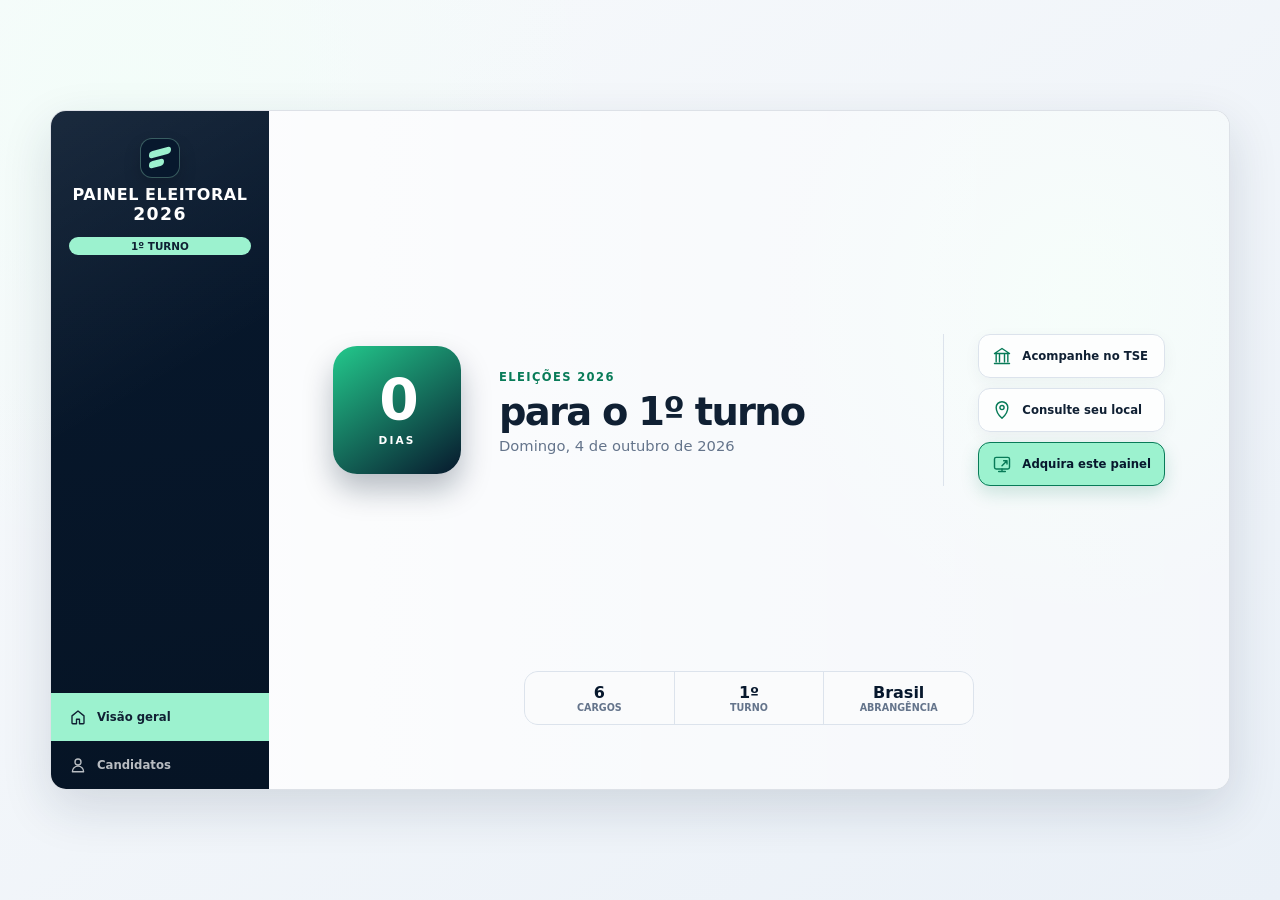
<file: index.html>
<!DOCTYPE html>
<html lang="pt-BR">
<head>
    <meta charset="UTF-8">
    <meta name="viewport" content="width=device-width, initial-scale=1.0">
    <title>Prévia eleitoral personalizada</title>
    <link rel="icon" href="data:,">
    <link rel="stylesheet" href="./assets/previa.css">
</head>
<body data-formato="index">
    <main id="previa-widget" aria-live="polite"></main>
    <script src="./assets/config.js"></script>
    <script src="./assets/previa.js"></script>
</body>
</html>
</file>
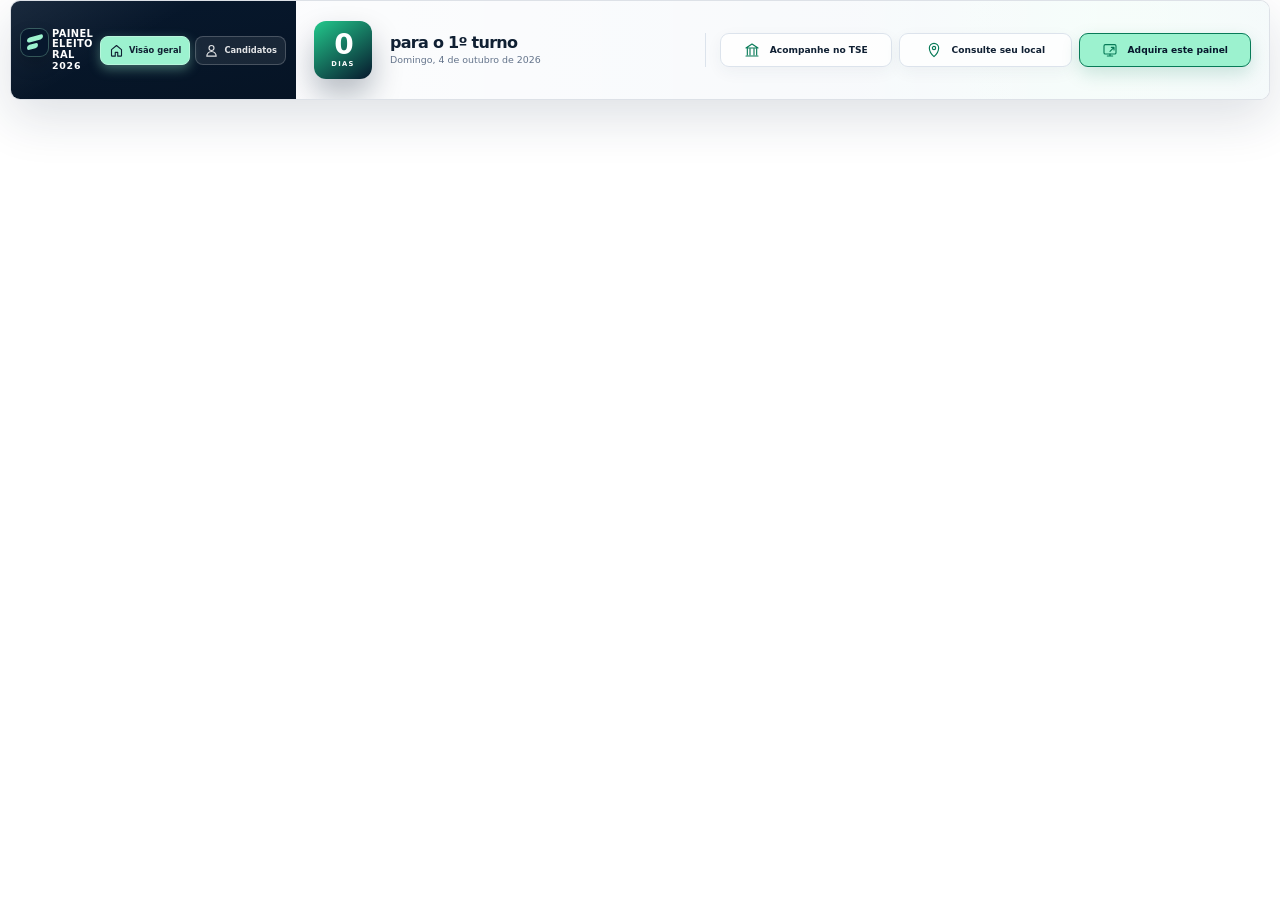
<file: 1260x100.html>
<!DOCTYPE html>
<html lang="pt-BR">
<head>
    <meta charset="UTF-8">
    <meta name="viewport" content="width=device-width, initial-scale=1.0">
    <title>Prévia eleitoral — 1260x100</title>
    <link rel="icon" href="data:,">
    <link rel="stylesheet" href="./assets/previa.css">
</head>
<body data-formato="1260x100">
    <main id="previa-widget" aria-live="polite"></main>
    <script src="./assets/config.js"></script>
    <script src="./assets/previa.js"></script>
</body>
</html>
</file>
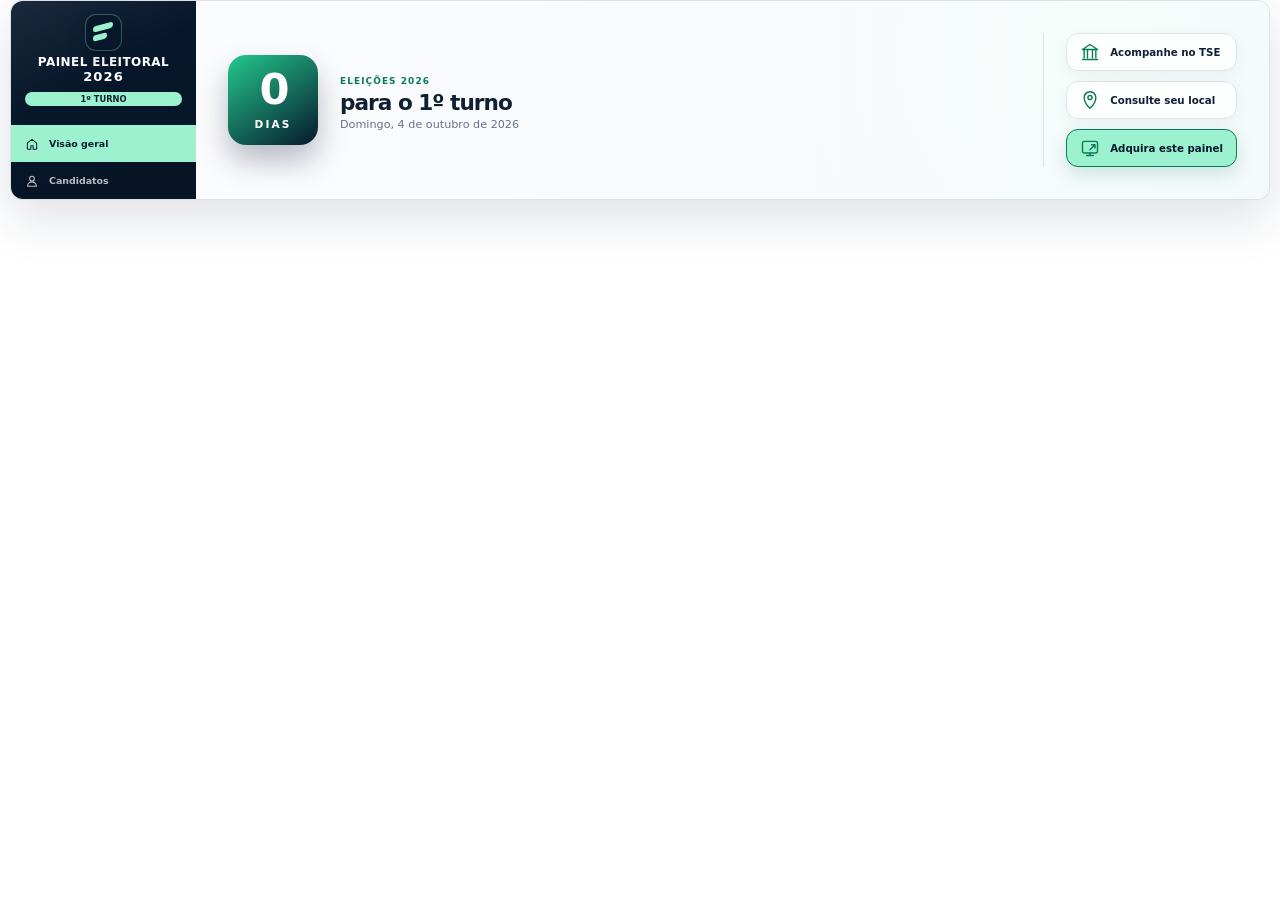
<file: 1260x200.html>
<!DOCTYPE html>
<html lang="pt-BR">
<head>
    <meta charset="UTF-8">
    <meta name="viewport" content="width=device-width, initial-scale=1.0">
    <title>Prévia eleitoral — 1260x200</title>
    <link rel="icon" href="data:,">
    <link rel="stylesheet" href="./assets/previa.css">
</head>
<body data-formato="1260x200">
    <main id="previa-widget" aria-live="polite"></main>
    <script src="./assets/config.js"></script>
    <script src="./assets/previa.js"></script>
</body>
</html>
</file>
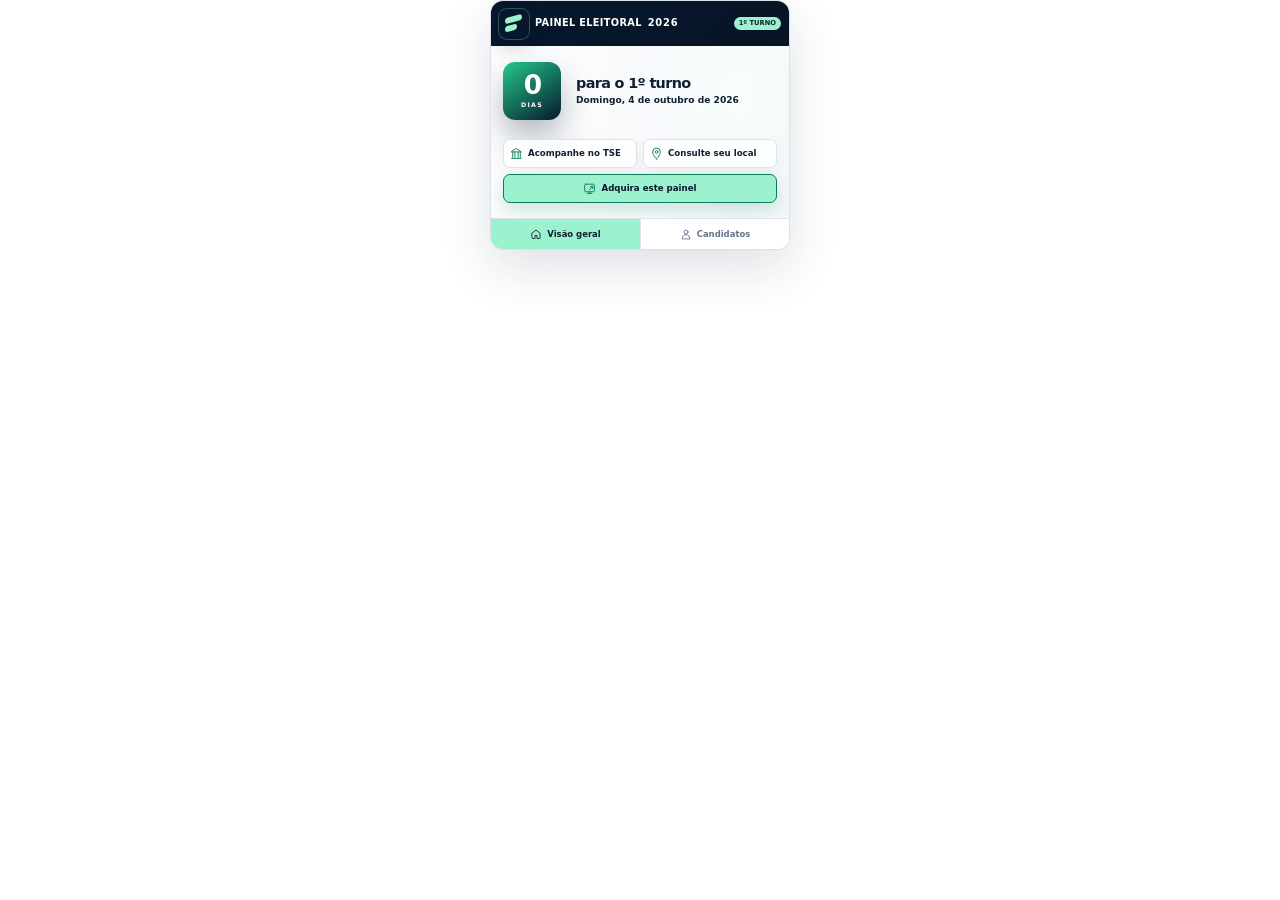
<file: 300x250.html>
<!DOCTYPE html>
<html lang="pt-BR">
<head>
    <meta charset="UTF-8">
    <meta name="viewport" content="width=device-width, initial-scale=1.0">
    <title>Prévia eleitoral — 300x250</title>
    <link rel="icon" href="data:,">
    <link rel="stylesheet" href="./assets/previa.css">
</head>
<body data-formato="300x250">
    <main id="previa-widget" aria-live="polite"></main>
    <script src="./assets/config.js"></script>
    <script src="./assets/previa.js"></script>
</body>
</html>
</file>
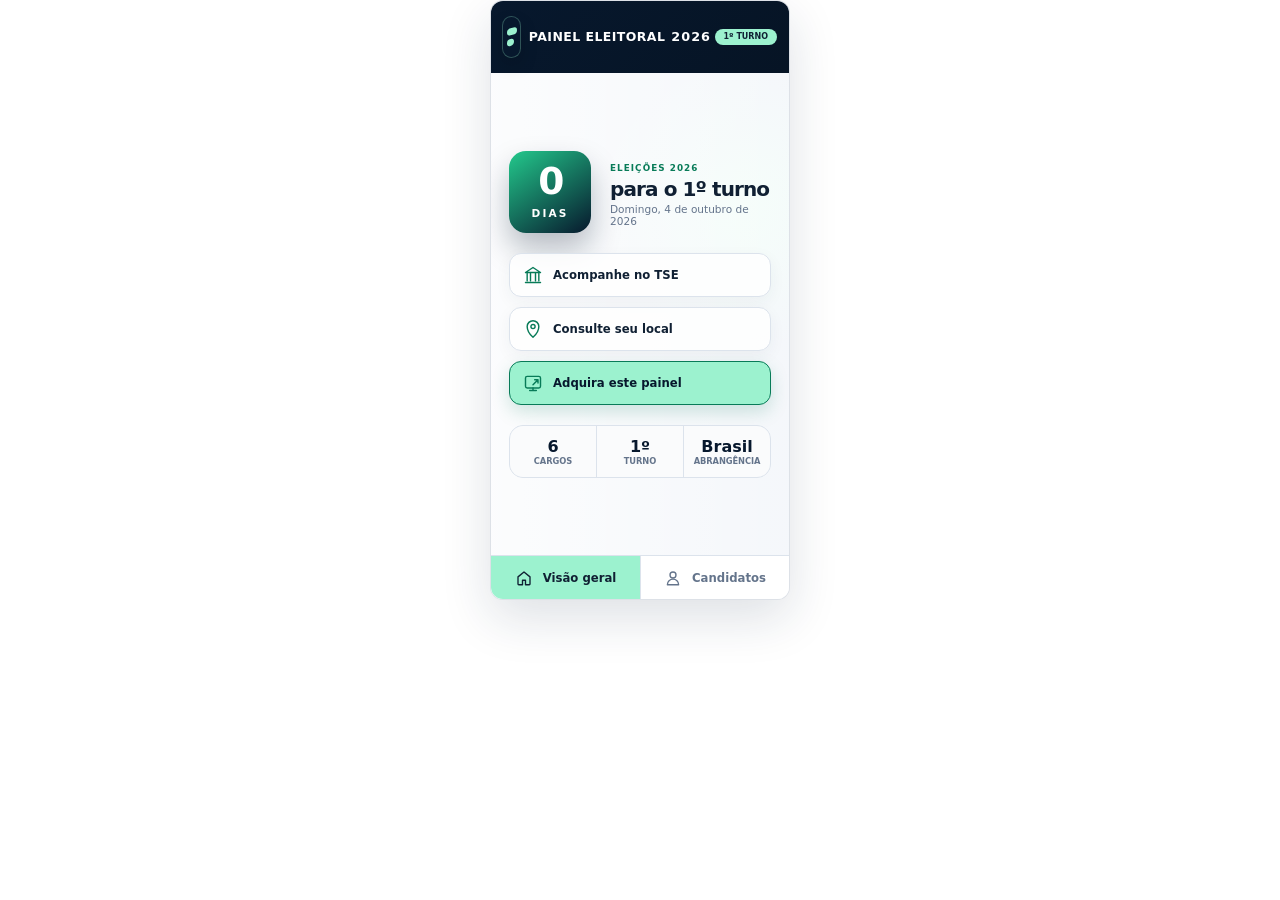
<file: 300x600.html>
<!DOCTYPE html>
<html lang="pt-BR">
<head>
    <meta charset="UTF-8">
    <meta name="viewport" content="width=device-width, initial-scale=1.0">
    <title>Prévia eleitoral — 300x600</title>
    <link rel="icon" href="data:,">
    <link rel="stylesheet" href="./assets/previa.css">
</head>
<body data-formato="300x600">
    <main id="previa-widget" aria-live="polite"></main>
    <script src="./assets/config.js"></script>
    <script src="./assets/previa.js"></script>
</body>
</html>
</file>
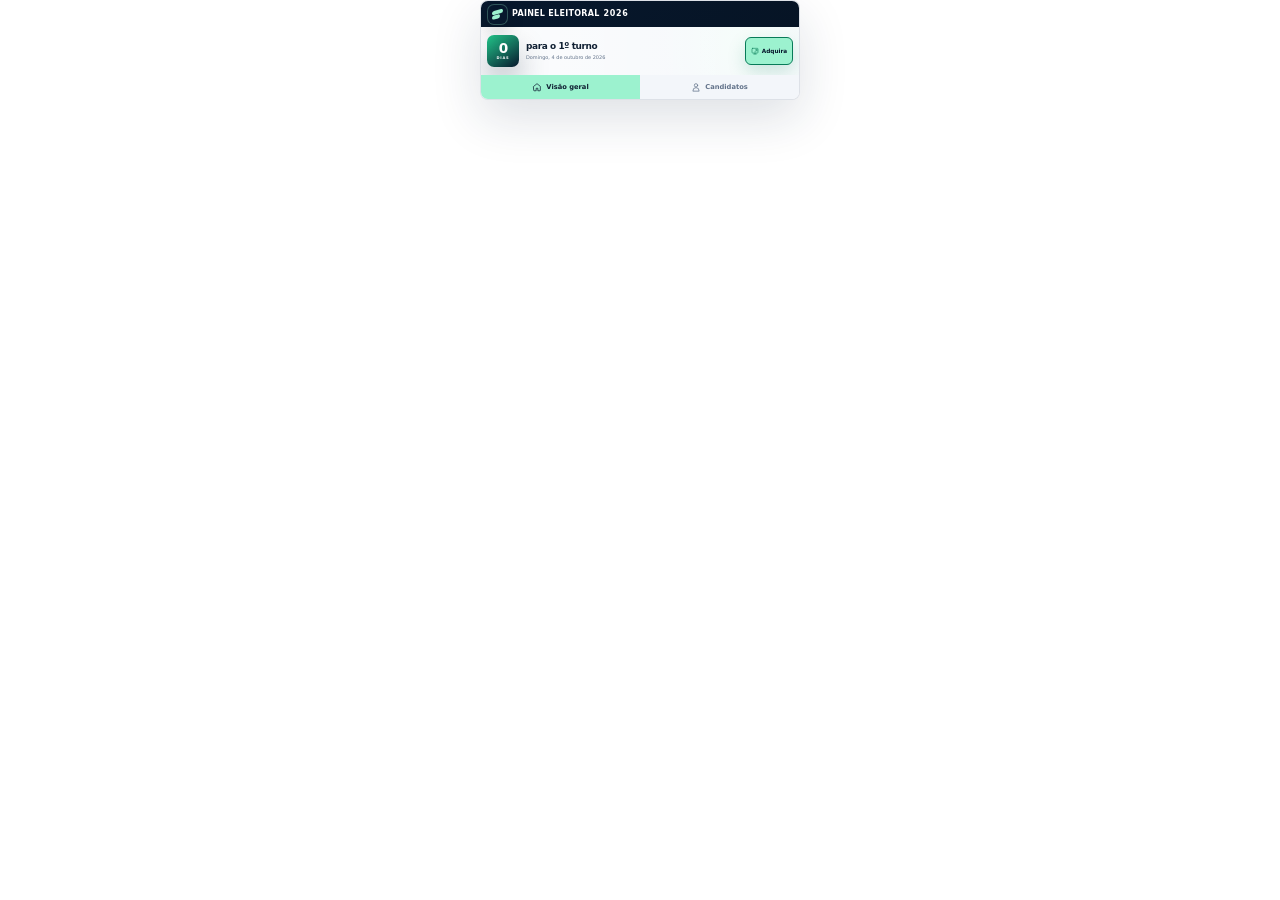
<file: 320x100.html>
<!DOCTYPE html>
<html lang="pt-BR">
<head>
    <meta charset="UTF-8">
    <meta name="viewport" content="width=device-width, initial-scale=1.0">
    <title>Prévia eleitoral — 320x100</title>
    <link rel="icon" href="data:,">
    <link rel="stylesheet" href="./assets/previa.css">
    <link rel="stylesheet" href="./assets/320x100.css">
</head>
<body data-formato="320x100">
    <main id="previa-widget" aria-live="polite"></main>
    <script src="./assets/config.js"></script>
    <script src="./assets/previa.js"></script>
</body>
</html>
</file>
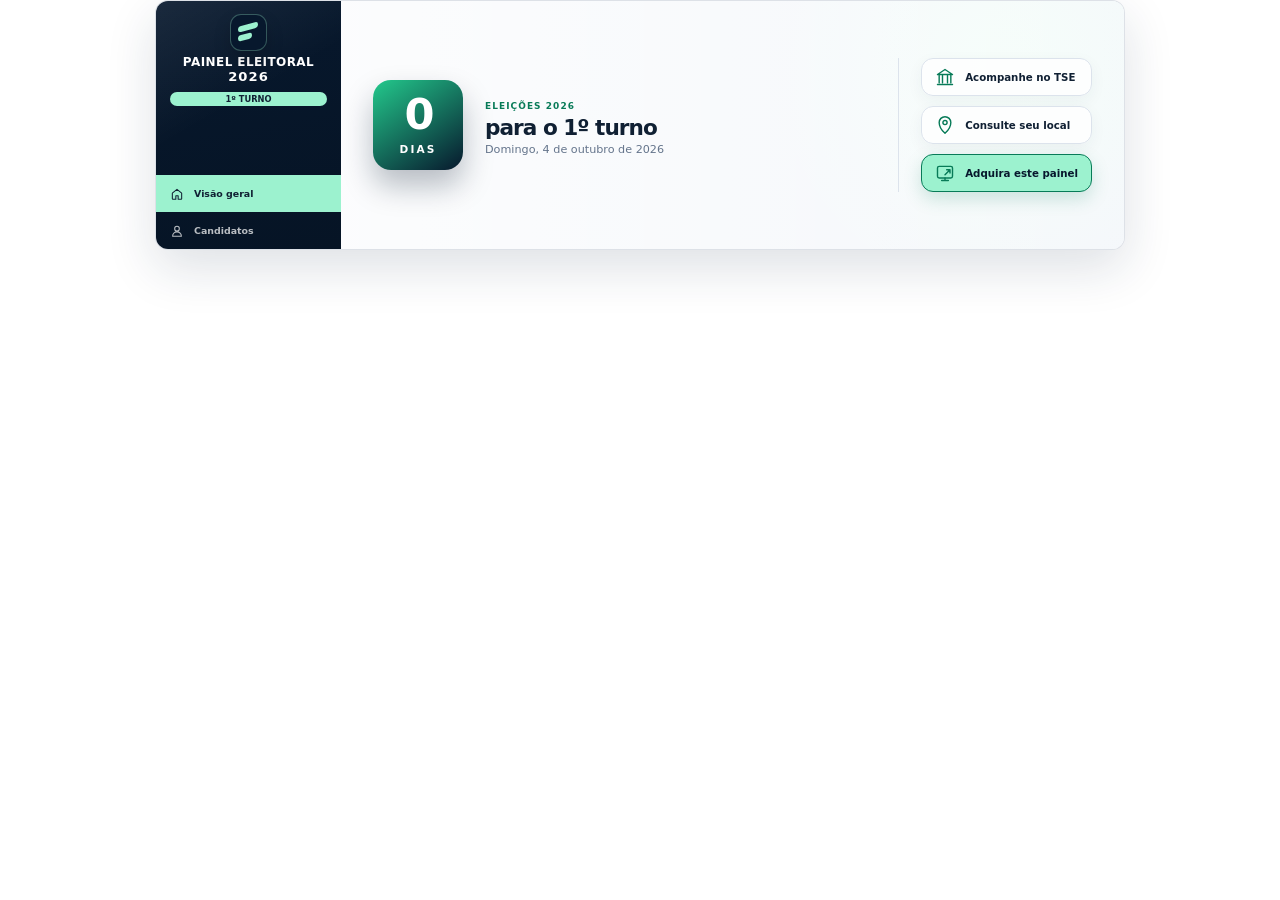
<file: 970x250.html>
<!DOCTYPE html>
<html lang="pt-BR">
<head>
    <meta charset="UTF-8">
    <meta name="viewport" content="width=device-width, initial-scale=1.0">
    <title>Prévia eleitoral — 970x250</title>
    <link rel="icon" href="data:,">
    <link rel="stylesheet" href="./assets/previa.css">
</head>
<body data-formato="970x250">
    <main id="previa-widget" aria-live="polite"></main>
    <script src="./assets/config.js"></script>
    <script src="./assets/previa.js"></script>
</body>
</html>
</file>
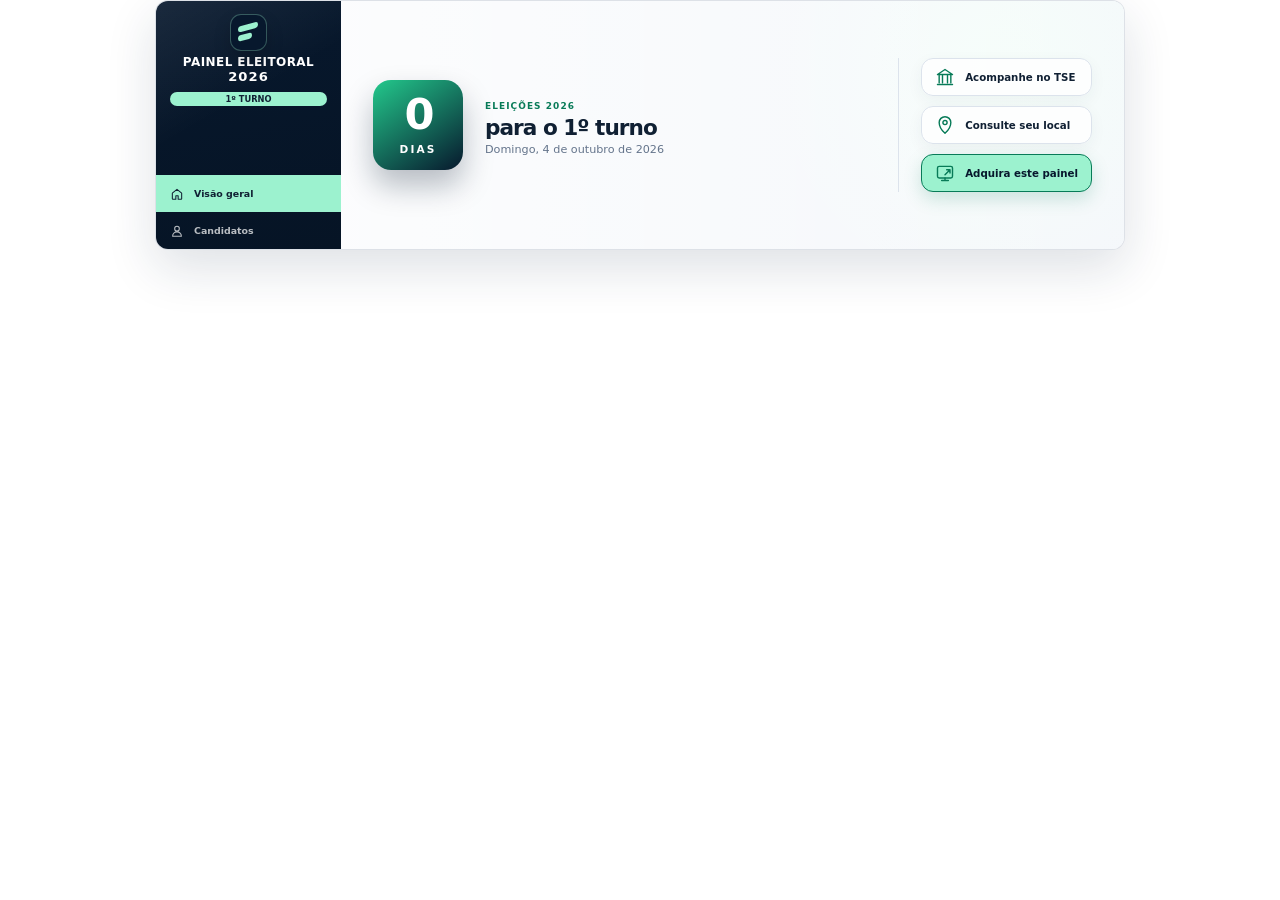
<file: 970x250x100.html>
<!DOCTYPE html>
<html lang="pt-BR">
<head>
    <meta charset="UTF-8">
    <meta name="viewport" content="width=device-width, initial-scale=1.0">
    <title>Prévia eleitoral — 970x250x100</title>
    <link rel="icon" href="data:,">
    <link rel="stylesheet" href="./assets/previa.css">
</head>
<body data-formato="970x250x100">
    <main id="previa-widget" aria-live="polite"></main>
    <script src="./assets/config.js"></script>
    <script src="./assets/previa.js"></script>
</body>
</html>
</file>
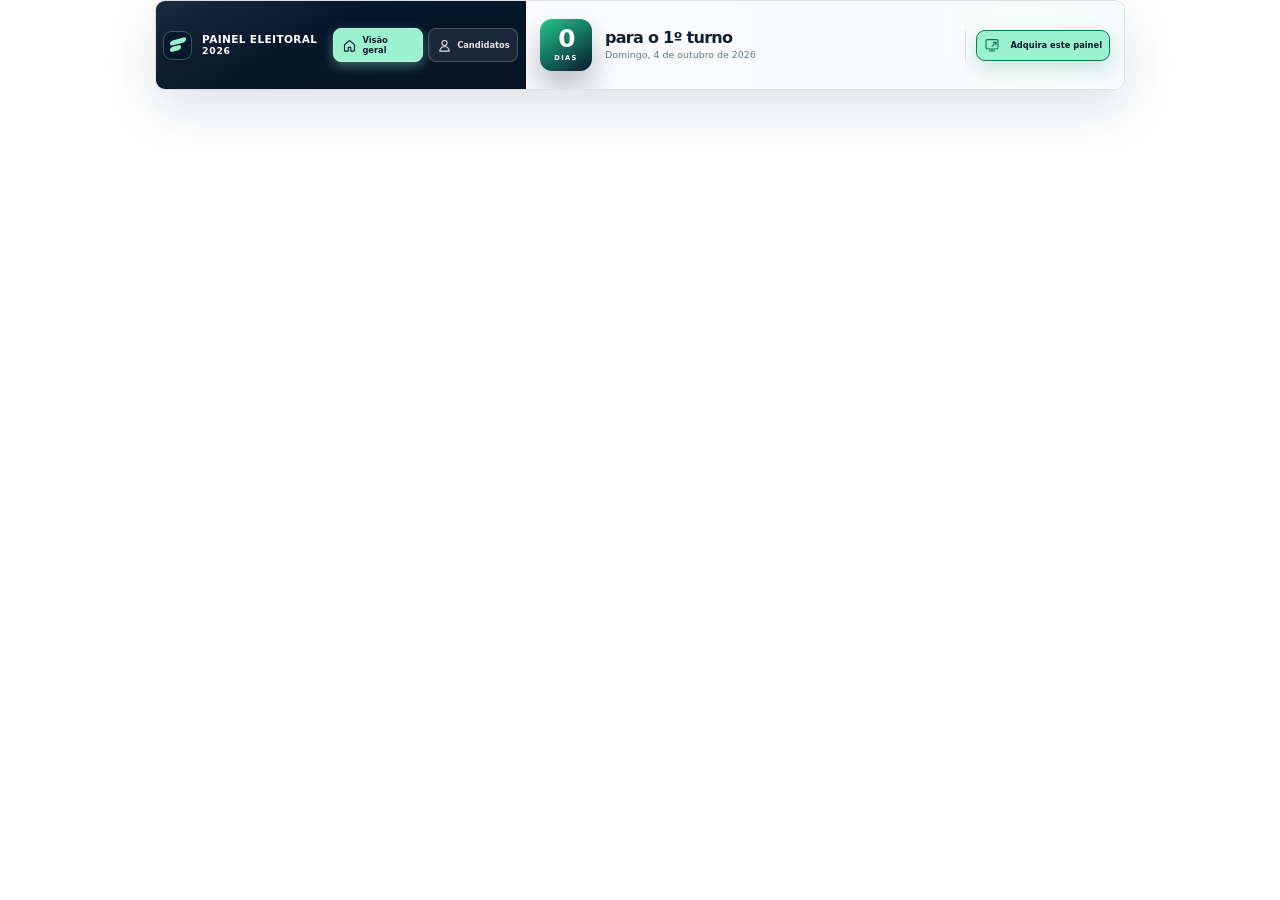
<file: 970x90.html>
<!DOCTYPE html>
<html lang="pt-BR">
<head>
    <meta charset="UTF-8">
    <meta name="viewport" content="width=device-width, initial-scale=1.0">
    <title>Prévia eleitoral — 970x90</title>
    <link rel="icon" href="data:,">
    <link rel="stylesheet" href="./assets/previa.css">
</head>
<body data-formato="970x90">
    <main id="previa-widget" aria-live="polite"></main>
    <script src="./assets/config.js"></script>
    <script src="./assets/previa.js"></script>
</body>
</html>
</file>
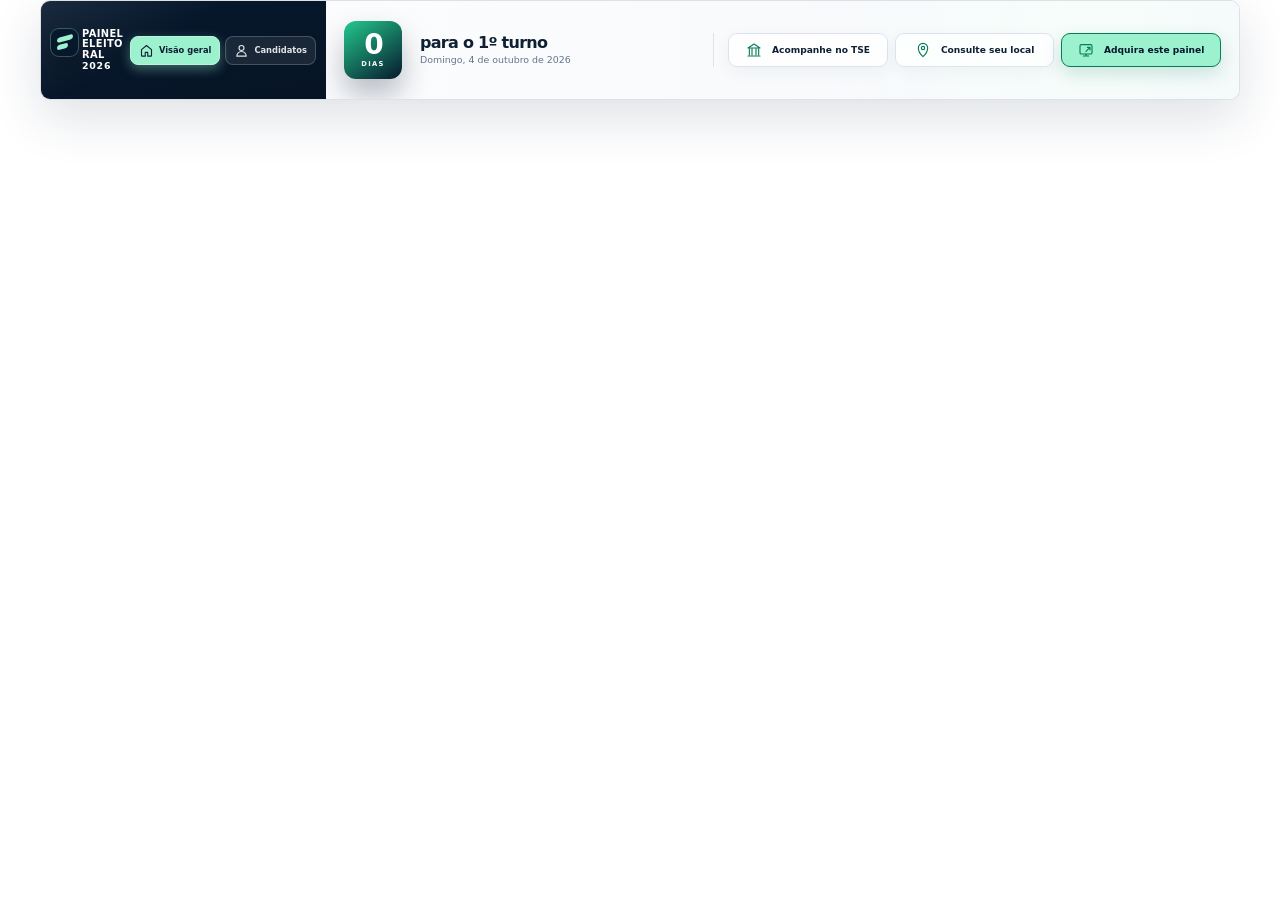
<file: horizontal.html>
<!DOCTYPE html>
<html lang="pt-BR">
<head>
    <meta charset="UTF-8">
    <meta name="viewport" content="width=device-width, initial-scale=1.0">
    <title>Prévia eleitoral — Horizontal</title>
    <link rel="icon" href="data:,">
    <link rel="stylesheet" href="./assets/previa.css">
</head>
<body data-formato="horizontal">
    <main id="previa-widget" aria-live="polite"></main>
    <script src="./assets/config.js"></script>
    <script src="./assets/previa.js"></script>
</body>
</html>
</file>
<file: assets/previa.css>
:root {
    --mint: #9cf2cf;
    --mint-strong: #23c98c;
    --mint-dark: #087b58;
    --ink: #07182d;
    --pe-primaria: var(--ink);
    --pe-secundaria: var(--mint);
    --pe-destaque: var(--mint);
    --pe-sobre-primaria: #fff;
    --pe-sobre-secundaria: var(--ink);
    --pe-sobre-destaque: var(--ink);
    --pe-primaria-suave: #e6e8ea;
    --pe-secundaria-suave: #f3fdf9;
    --pe-destaque-suave: #e9fbf4;
    --pe-primaria-escura: #061426;
    --pe-fundo: #f3f6fa;
    --pe-superficie: #fff;
    --pe-texto: #102033;
    --pe-texto-suave: #64748b;
    --pe-borda: #dce3ec;
    --pe-sombra: 0 18px 50px rgba(24, 45, 72, 0.14);
    --pe-raio: 16px;
    font-family: Inter, ui-sans-serif, system-ui, -apple-system, BlinkMacSystemFont, "Segoe UI", sans-serif;
}

* {
    box-sizing: border-box;
}

html,
body {
    margin: 0;
    min-width: 0;
    min-height: 100%;
}

body {
    display: grid;
    min-height: 100vh;
    place-items: center;
    overflow: hidden;
    color: var(--pe-texto);
    background:
        radial-gradient(circle at 10% 10%, var(--pe-secundaria-suave), transparent 34%),
        linear-gradient(145deg, #f8fafc, #eaf0f7);
}

/* Os banners podem receber uma moldura maior no portal que os incorpora.
   Mantemos a sobra transparente e o criativo preso ao topo para que o
   fundo desta página não apareça acima ou abaixo do widget. */
body[data-formato="horizontal"],
body[data-formato="970x90"],
body[data-formato="970x250"],
body[data-formato="970x250x100"],
body[data-formato="1260x100"],
body[data-formato="1260x200"],
body[data-formato="320x100"],
body[data-formato="300x600"],
body[data-formato="300x250"] {
    place-items: start center;
    background: transparent;
}

button,
input,
select {
    font: inherit;
}

button,
a,
select,
input {
    -webkit-tap-highlight-color: transparent;
}

button:focus-visible,
a:focus-visible,
select:focus-visible,
input:focus-visible,
.pe-lista:focus-visible {
    outline: 3px solid var(--mint-strong);
    outline-offset: 2px;
}

#previa-widget {
    width: 100%;
    height: 100%;
}

.pe-widget {
    position: relative;
    display: grid;
    grid-template-columns: 218px minmax(0, 1fr);
    width: 100%;
    height: 100%;
    overflow: hidden;
    border: 1px solid rgba(115, 132, 153, 0.24);
    border-radius: var(--pe-raio);
    background: var(--pe-superficie);
    box-shadow: var(--pe-sombra);
}

.pe-lateral {
    position: relative;
    z-index: 2;
    display: flex;
    min-width: 0;
    flex-direction: column;
    color: var(--pe-sobre-primaria);
    background:
        linear-gradient(150deg, rgba(255, 255, 255, 0.08), transparent 42%),
        linear-gradient(170deg, var(--pe-primaria), var(--pe-primaria-escura));
}

.pe-marca {
    position: relative;
    z-index: 1;
    display: grid;
    justify-items: center;
    padding: 28px 20px 13px;
    text-align: center;
}

.pe-logo {
    display: grid;
    width: 48px;
    height: 48px;
    margin-bottom: 10px;
    place-items: center;
    overflow: hidden;
    border: 1px solid rgba(255, 255, 255, 0.22);
    border-radius: 14px;
    color: var(--pe-sobre-secundaria);
    background: var(--pe-secundaria);
    box-shadow: 0 10px 24px rgba(0, 0, 0, 0.16);
}

.pe-logo svg {
    width: 31px;
    height: 31px;
    fill: none;
    stroke: currentColor;
    stroke-linecap: round;
    stroke-linejoin: round;
    stroke-width: 1.8;
}

.pe-logo img {
    width: 100%;
    height: 100%;
    object-fit: contain;
}

.pe-logo.brand-mark {
    position: relative;
    width: 38px;
    height: 38px;
    overflow: hidden;
    border: 0;
    border-radius: 11px;
    background: var(--ink);
    box-shadow:
        0 0 0 1px color-mix(in srgb, var(--mint) 28%, transparent),
        0 8px 18px rgba(0, 0, 0, 0.18);
}

.brand-mark::before,
.brand-mark::after {
    position: absolute;
    left: 21.0526%;
    width: 57.8947%;
    height: 18.4211%;
    border-radius: 999px;
    background: var(--mint);
    content: "";
    transform: skewY(-15deg);
}

.brand-mark::before {
    top: 26.3158%;
}

.brand-mark::after {
    top: 55.2632%;
    width: 39.4737%;
}

.pe-nome-completo,
.pe-sigla,
.pe-edicao {
    display: block;
    max-width: 100%;
    font-weight: 900;
    line-height: 1.04;
    text-transform: uppercase;
}

.pe-nome-completo {
    font-size: 1rem;
    letter-spacing: 0.035em;
    overflow-wrap: anywhere;
}

.pe-sigla {
    display: none;
}

.pe-edicao {
    margin-top: 2px;
    font-size: 1.08rem;
    letter-spacing: 0.08em;
}

.pe-marca small {
    margin-top: 8px;
    overflow: hidden;
    color: color-mix(in srgb, var(--pe-sobre-primaria) 78%, transparent);
    font-size: 0.68rem;
    line-height: 1.25;
    text-overflow: ellipsis;
    white-space: nowrap;
}

.pe-turno {
    position: relative;
    z-index: 1;
    display: block;
    margin: 0 18px;
    padding: 4px 9px;
    overflow: hidden;
    border-radius: 999px;
    color: var(--pe-sobre-secundaria);
    background: var(--pe-secundaria);
    font-size: 0.65rem;
    font-weight: 800;
    line-height: 1;
    text-align: center;
    text-overflow: ellipsis;
    text-transform: uppercase;
    white-space: nowrap;
}

.pe-nav {
    position: relative;
    z-index: 2;
    display: grid;
}

.pe-nav-lateral {
    margin-top: auto;
    padding-bottom: 0;
}

.pe-nav button {
    display: flex;
    align-items: center;
    gap: 10px;
    min-width: 0;
    border: 0;
    color: inherit;
    background: transparent;
    font-size: 0.73rem;
    font-weight: 750;
    cursor: pointer;
}

.pe-nav-lateral button {
    position: relative;
    min-height: 48px;
    padding: 10px 18px;
    color: color-mix(in srgb, var(--pe-sobre-primaria) 72%, transparent);
    text-align: left;
}

.pe-nav-lateral button::before {
    position: absolute;
    inset: 7px auto 7px 0;
    width: 3px;
    border-radius: 0 3px 3px 0;
    background: transparent;
    content: "";
}

.pe-nav-lateral button.is-ativo {
    color: var(--pe-sobre-secundaria);
    background: var(--pe-secundaria);
}

.pe-nav-lateral button.is-ativo::before {
    background: var(--pe-destaque);
}

.pe-nav svg {
    flex: 0 0 18px;
    width: 18px;
    height: 18px;
    fill: none;
    stroke: currentColor;
    stroke-linecap: round;
    stroke-linejoin: round;
    stroke-width: 1.8;
}

.pe-conteudo {
    display: grid;
    min-width: 0;
    min-height: 0;
    grid-template-rows: minmax(0, 1fr);
    background: var(--pe-fundo);
}

.pe-cabecalho-mobile,
.pe-nav-mobile {
    display: none;
}

.pe-painel {
    min-width: 0;
    min-height: 0;
    overflow: hidden;
}

/* Visão geral */
.pe-inicio {
    display: grid;
    width: 100%;
    height: 100%;
    grid-template-columns: auto minmax(240px, 1fr) minmax(180px, auto);
    grid-template-rows: minmax(0, 1fr) auto;
    align-items: center;
    gap: 26px 38px;
    padding: clamp(30px, 5vw, 70px);
    background:
        linear-gradient(90deg, rgba(255, 255, 255, 0.72), rgba(255, 255, 255, 0.15)),
        radial-gradient(circle at 84% 28%, var(--pe-secundaria-suave), transparent 34%);
}

.pe-contagem {
    display: grid;
    width: 128px;
    height: 128px;
    place-content: center;
    border-radius: 24px;
    color: var(--pe-sobre-primaria);
    background: linear-gradient(145deg, var(--mint-strong), var(--pe-primaria));
    box-shadow: 0 16px 30px color-mix(in srgb, var(--pe-primaria) 28%, transparent);
    text-align: center;
}

.pe-contagem strong {
    font-size: 3.55rem;
    font-weight: 900;
    letter-spacing: -0.07em;
    line-height: 0.92;
}

.pe-contagem span {
    margin-top: 8px;
    font-size: 0.66rem;
    font-weight: 900;
    letter-spacing: 0.2em;
    text-transform: uppercase;
}

.pe-chamada {
    min-width: 0;
}

.pe-sobrelinha {
    color: var(--mint-dark);
    font-size: 0.72rem;
    font-weight: 850;
    letter-spacing: 0.12em;
    text-transform: uppercase;
}

.pe-chamada h1 {
    margin: 7px 0 6px;
    font-size: clamp(1.55rem, 3vw, 2.55rem);
    font-weight: 900;
    letter-spacing: -0.045em;
    line-height: 1.02;
}

.pe-chamada p {
    margin: 0;
    color: var(--pe-texto-suave);
    font-size: 0.92rem;
}

.pe-situacao {
    display: inline-flex;
    margin-top: 18px;
    padding: 6px 10px;
    border: 1px solid color-mix(in srgb, var(--pe-destaque) 30%, transparent);
    border-radius: 999px;
    color: color-mix(in srgb, var(--pe-destaque) 76%, #102033);
    background: var(--pe-destaque-suave);
    font-size: 0.68rem;
    font-weight: 750;
}

.pe-acoes {
    display: grid;
    min-width: 185px;
    gap: 10px;
    padding-left: 34px;
    border-left: 1px solid var(--pe-borda);
}

.pe-acoes a {
    display: flex;
    min-height: 44px;
    align-items: center;
    gap: 10px;
    padding: 8px 13px;
    border: 1px solid var(--pe-borda);
    border-radius: 12px;
    color: var(--pe-texto);
    background: rgba(255, 255, 255, 0.82);
    box-shadow: 0 5px 16px rgba(35, 55, 80, 0.05);
    font-size: 0.73rem;
    font-weight: 700;
    text-decoration: none;
    transition: border-color 150ms ease, background 150ms ease;
}

.pe-acoes a:hover {
    border-color: var(--mint-strong);
    background: var(--pe-superficie);
}

.pe-acoes a.pe-cta {
    border-color: var(--mint-dark);
    color: var(--ink);
    background: var(--mint);
    box-shadow: 0 7px 18px color-mix(in srgb, var(--mint-dark) 18%, transparent);
}

.pe-acoes a.pe-cta:hover {
    background: var(--mint-strong);
}

.pe-cta-curto {
    display: none;
}

.pe-acoes svg {
    width: 20px;
    height: 20px;
    flex: 0 0 20px;
    fill: none;
    stroke: var(--mint-dark);
    stroke-linecap: round;
    stroke-linejoin: round;
    stroke-width: 1.7;
}

.pe-resumo-eleicao {
    display: grid;
    width: min(100%, 450px);
    grid-column: 1 / -1;
    grid-template-columns: repeat(3, minmax(0, 150px));
    justify-self: center;
    justify-content: center;
    gap: 1px;
    overflow: hidden;
    border: 1px solid var(--pe-borda);
    border-radius: 14px;
    background: var(--pe-borda);
}

.pe-resumo-eleicao div {
    display: grid;
    padding: 11px 18px;
    background: rgba(255, 255, 255, 0.86);
    text-align: center;
}

.pe-resumo-eleicao strong {
    color: var(--pe-primaria);
    font-size: 1rem;
}

.pe-resumo-eleicao span {
    color: var(--pe-texto-suave);
    font-size: 0.6rem;
    font-weight: 750;
    text-transform: uppercase;
}

/* Candidatos */
.pe-candidatos {
    display: grid;
    width: 100%;
    height: 100%;
    min-height: 0;
    grid-template-rows: auto minmax(0, 1fr);
    background: var(--pe-fundo);
}

.pe-filtros {
    display: grid;
    grid-template-columns: minmax(150px, 190px) minmax(105px, 145px) minmax(125px, 165px) minmax(180px, 260px) 1fr;
    align-items: end;
    gap: 10px;
    padding: 14px 16px;
    border-bottom: 1px solid var(--pe-borda);
    background: rgba(255, 255, 255, 0.92);
}

.pe-campo {
    position: relative;
    display: grid;
    min-width: 0;
    gap: 4px;
}

.pe-campo > span {
    color: var(--pe-texto-suave);
    font-size: 0.58rem;
    font-weight: 800;
    letter-spacing: 0.06em;
    text-transform: uppercase;
}

.pe-campo select,
.pe-campo input {
    width: 100%;
    height: 38px;
    min-width: 0;
    border: 1px solid #cbd5e1;
    border-radius: 10px;
    color: var(--pe-texto);
    background-color: #f8fafc;
    font-size: 0.73rem;
}

.pe-campo select:disabled {
    color: #526174;
    background-color: #eef2f6;
    cursor: not-allowed;
}

.pe-campo select {
    padding: 0 32px 0 11px;
}

.pe-campo input {
    padding: 0 12px 0 35px;
}

.pe-campo-busca svg {
    position: absolute;
    bottom: 10px;
    left: 11px;
    width: 17px;
    height: 17px;
    fill: none;
    stroke: var(--mint-dark);
    stroke-linecap: round;
    stroke-width: 1.8;
}

.pe-total {
    display: flex;
    align-items: center;
    gap: 8px;
    align-self: center;
    justify-self: end;
    color: var(--pe-texto-suave);
    font-size: 0.68rem;
    white-space: nowrap;
}

.pe-fase {
    display: inline-flex;
    padding: 4px 7px;
    border: 1px solid transparent;
    border-radius: 999px;
    font-size: 0.52rem;
    font-weight: 900;
    letter-spacing: 0.025em;
    line-height: 1;
    text-transform: uppercase;
}

.pe-fase--simulado {
    color: #9b1c1c;
    border-color: #f4aaa3;
    background: #fff0ee;
}

.pe-fase--oficial {
    color: #05603a;
    border-color: #a8dfc3;
    background: #e7f8ef;
}

.pe-fase-curta {
    display: none;
}

.pe-lista {
    display: grid;
    min-width: 0;
    min-height: 0;
    grid-template-columns: repeat(auto-fill, minmax(155px, 1fr));
    align-content: start;
    gap: 12px;
    overflow: auto;
    padding: 16px;
    scrollbar-color: color-mix(in srgb, var(--mint-strong) 70%, #cbd5e1) transparent;
    scrollbar-width: thin;
}

.pe-lista::-webkit-scrollbar {
    width: 6px;
    height: 6px;
}

.pe-lista::-webkit-scrollbar-track {
    background: transparent;
}

.pe-lista::-webkit-scrollbar-thumb {
    border-radius: 99px;
    background: color-mix(in srgb, var(--mint-strong) 70%, #cbd5e1);
}

.pe-card {
    position: relative;
    display: flex;
    min-width: 0;
    min-height: 205px;
    flex-direction: column;
    align-items: center;
    justify-content: center;
    padding: 16px 10px 14px;
    overflow: hidden;
    border: 1px solid var(--pe-borda);
    border-radius: 15px;
    background: var(--pe-superficie);
    box-shadow: 0 5px 16px rgba(42, 62, 88, 0.045);
    text-align: center;
    animation: pe-entrada 320ms both;
    animation-delay: calc(var(--pe-indice) * 22ms);
}

.pe-card::before {
    position: absolute;
    inset: 0 0 auto;
    height: 3px;
    background: linear-gradient(90deg, var(--mint-dark), var(--mint-strong));
    content: "";
}

.pe-avatar {
    position: relative;
    display: grid;
    width: 58px;
    height: 58px;
    place-items: center;
    overflow: hidden;
    border: 3px solid var(--pe-superficie);
    border-radius: 50%;
    color: var(--pe-primaria);
    background: linear-gradient(145deg, var(--pe-secundaria-suave), var(--pe-destaque-suave));
    box-shadow: 0 0 0 1px var(--pe-borda), 0 7px 16px rgba(28, 48, 72, 0.1);
    font-size: 0.78rem;
    font-weight: 900;
}

.pe-avatar img {
    position: absolute;
    inset: 0;
    width: 100%;
    height: 100%;
    object-fit: cover;
}

.pe-cargo-card {
    margin-top: 8px;
    padding: 3px 6px;
    border-radius: 5px;
    color: var(--pe-sobre-secundaria);
    background: var(--pe-secundaria);
    font-size: 0.5rem;
    font-weight: 850;
    line-height: 1;
    text-transform: uppercase;
}

.pe-card h2 {
    display: -webkit-box;
    margin: 8px 0 5px;
    overflow: hidden;
    font-size: 0.76rem;
    font-weight: 900;
    line-height: 1.22;
    text-transform: uppercase;
    -webkit-box-orient: vertical;
    -webkit-line-clamp: 2;
}

.pe-partido {
    color: var(--pe-texto-suave);
    font-size: 0.58rem;
    font-weight: 700;
}

.pe-numero {
    margin-top: 5px;
    color: var(--mint-dark);
    font-size: 0.9rem;
    font-weight: 950;
    letter-spacing: 0.03em;
}

.pe-estado {
    display: flex;
    width: 100%;
    min-height: 120px;
    grid-column: 1 / -1;
    align-items: center;
    justify-content: center;
    gap: 10px;
    padding: 20px;
    border: 1px dashed #cbd5e1;
    border-radius: 14px;
    color: var(--pe-texto-suave);
    background: rgba(255, 255, 255, 0.66);
    font-size: 0.75rem;
    font-weight: 700;
    text-align: center;
}

.pe-spinner {
    width: 17px;
    height: 17px;
    border: 2px solid var(--pe-secundaria-suave);
    border-top-color: var(--mint-strong);
    border-radius: 50%;
    animation: pe-girar 700ms linear infinite;
}

/* Página ampla */
body[data-formato="index"] #previa-widget {
    width: min(1180px, calc(100vw - 28px));
    height: min(680px, calc(100vh - 28px));
    min-height: 520px;
}

/* 970 x 250 */
body[data-formato="970x250"] #previa-widget {
    width: min(970px, 100vw);
    height: 250px;
}

body[data-formato="970x250x100"] #previa-widget {
    width: min(970px, 100vw);
    height: 250px;
}

.pe-widget--970x250 {
    grid-template-columns: 185px minmax(0, 1fr);
    border-radius: 13px;
}

.pe-widget--970x250 .pe-marca {
    padding: 14px 12px 8px;
}

.pe-widget--970x250 .pe-logo {
    width: 35px;
    height: 35px;
    margin-bottom: 6px;
    border-radius: 10px;
}

.pe-widget--970x250 .pe-logo svg {
    width: 23px;
    height: 23px;
}

.pe-widget--970x250 .pe-nome-completo {
    font-size: 0.75rem;
}

.pe-widget--970x250 .pe-edicao {
    font-size: 0.82rem;
}

.pe-widget--970x250 .pe-marca small {
    margin-top: 4px;
    font-size: 0.54rem;
}

.pe-widget--970x250 .pe-turno {
    margin: 0 14px;
    padding: 3px 7px;
    font-size: 0.52rem;
}

.pe-widget--970x250 .pe-nav-lateral {
    padding-bottom: 0;
}

.pe-widget--970x250 .pe-nav-lateral button {
    min-height: 37px;
    padding: 7px 14px;
    font-size: 0.59rem;
}

.pe-widget--970x250 .pe-nav svg {
    width: 14px;
    height: 14px;
    flex-basis: 14px;
}

.pe-widget--970x250 .pe-inicio {
    grid-template-columns: auto minmax(190px, 1fr) minmax(175px, auto);
    grid-template-rows: 1fr;
    gap: 22px;
    padding: 24px 32px;
}

.pe-widget--970x250 .pe-contagem {
    width: 90px;
    height: 90px;
    border-radius: 18px;
}

.pe-widget--970x250 .pe-contagem strong {
    font-size: 2.7rem;
}

.pe-widget--970x250 .pe-chamada h1 {
    margin: 4px 0;
    font-size: 1.35rem;
}

.pe-widget--970x250 .pe-sobrelinha,
.pe-widget--970x250 .pe-situacao {
    font-size: 0.56rem;
}

.pe-widget--970x250 .pe-situacao {
    margin-top: 10px;
}

.pe-widget--970x250 .pe-chamada p {
    font-size: 0.7rem;
}

.pe-widget--970x250 .pe-acoes {
    padding-left: 22px;
}

.pe-widget--970x250 .pe-acoes a {
    min-height: 38px;
    font-size: 0.64rem;
}

.pe-widget--970x250 .pe-resumo-eleicao {
    display: none;
}

.pe-widget--970x250 .pe-filtros {
    grid-template-columns: 140px 86px 105px minmax(145px, 1fr) auto;
    gap: 7px;
    padding: 8px 10px;
}

.pe-widget--970x250 .pe-fase-ampla,
.pe-widget--horizontal .pe-fase-ampla {
    display: none;
}

.pe-widget--970x250 .pe-fase-curta,
.pe-widget--horizontal .pe-fase-curta {
    display: inline;
}

.pe-widget--970x250 .pe-campo > span {
    display: none;
}

.pe-widget--970x250 .pe-campo select,
.pe-widget--970x250 .pe-campo input {
    height: 32px;
    border-radius: 8px;
    font-size: 0.62rem;
}

.pe-widget--970x250 .pe-campo-busca svg {
    bottom: 8px;
}

.pe-widget--970x250 .pe-lista {
    display: flex;
    align-items: stretch;
    gap: 8px;
    overflow-x: auto;
    overflow-y: hidden;
    padding: 9px 10px 10px;
    scroll-behavior: auto;
    touch-action: pan-x;
}

.pe-widget--970x250 .pe-card {
    flex: 0 0 140px;
    width: 140px;
    min-height: 0;
    height: 171px;
    padding: 10px 7px 8px;
    border-radius: 11px;
}

.pe-widget--970x250 .pe-avatar {
    width: 43px;
    height: 43px;
    font-size: 0.62rem;
}

.pe-widget--970x250 .pe-cargo-card {
    margin-top: 6px;
    font-size: 0.42rem;
}

.pe-widget--970x250 .pe-card h2 {
    margin: 5px 0 3px;
    font-size: 0.59rem;
}

.pe-widget--970x250 .pe-partido {
    font-size: 0.47rem;
}

.pe-widget--970x250 .pe-numero {
    margin-top: 3px;
    font-size: 0.72rem;
}

/* Horizontal: 100px no desktop */
body[data-formato="horizontal"] #previa-widget {
    width: min(1200px, 100vw);
    height: 100px;
}

.pe-widget--horizontal {
    grid-template-columns: 285px minmax(0, 1fr);
    border-radius: 10px;
}

.pe-widget--horizontal .pe-lateral {
    display: grid;
    grid-template-columns: 1fr auto;
    align-items: center;
    padding: 8px 10px;
}

.pe-widget--horizontal .pe-lateral::after,
.pe-widget--horizontal .pe-turno,
.pe-widget--horizontal .pe-marca small,
.pe-widget--horizontal .pe-resumo-eleicao,
.pe-widget--horizontal .pe-situacao,
.pe-widget--horizontal .pe-sobrelinha {
    display: none;
}

.pe-widget--horizontal .pe-marca {
    display: grid;
    grid-template-columns: 31px minmax(0, 1fr);
    justify-items: start;
    padding: 0;
    text-align: left;
}

.pe-widget--horizontal .pe-logo {
    width: 27px;
    height: 27px;
    grid-row: 1 / 3;
    margin: 0 7px 0 0;
    border-radius: 8px;
}

.pe-widget--horizontal .pe-logo svg {
    width: 18px;
    height: 18px;
}

.pe-widget--horizontal .pe-nome-completo {
    align-self: end;
    font-size: 0.62rem;
}

.pe-widget--horizontal .pe-edicao {
    align-self: start;
    margin: 1px 0 0;
    font-size: 0.59rem;
}

.pe-widget--horizontal .pe-nav-lateral {
    display: flex;
    gap: 5px;
    margin: 0;
    padding: 0;
}

.pe-widget--horizontal .pe-nav-lateral button {
    min-height: 28px;
    gap: 5px;
    padding: 6px 8px;
    border: 1px solid rgba(255, 255, 255, 0.2);
    border-radius: 8px;
    color: color-mix(in srgb, var(--pe-sobre-primaria) 88%, transparent);
    background: rgba(255, 255, 255, 0.08);
    font-size: 0.52rem;
}

.pe-widget--horizontal .pe-nav-lateral button::before {
    display: none;
}

.pe-widget--horizontal .pe-nav-lateral button.is-ativo {
    border-color: color-mix(in srgb, var(--pe-destaque) 72%, white);
    color: var(--pe-sobre-destaque);
    background: var(--pe-destaque);
    box-shadow: 0 4px 12px color-mix(in srgb, var(--pe-destaque) 38%, transparent);
}

.pe-widget--horizontal .pe-nav svg {
    width: 15px;
    height: 15px;
    flex-basis: 15px;
}

.pe-widget--horizontal .pe-inicio {
    grid-template-columns: 62px minmax(180px, 0.55fr) minmax(430px, 1fr);
    grid-template-rows: 1fr;
    gap: 14px;
    padding: 8px 18px;
}

.pe-widget--horizontal .pe-contagem {
    width: 58px;
    height: 58px;
    border-radius: 12px;
}

.pe-widget--horizontal .pe-contagem strong {
    font-size: 1.75rem;
}

.pe-widget--horizontal .pe-contagem span {
    margin-top: 3px;
    font-size: 0.42rem;
}

.pe-widget--horizontal .pe-chamada h1 {
    margin: 0 0 3px;
    font-size: 1rem;
}

.pe-widget--horizontal .pe-chamada p {
    font-size: 0.59rem;
}

.pe-widget--horizontal .pe-acoes {
    display: flex;
    min-width: 0;
    padding-left: 14px;
    gap: 7px;
}

.pe-widget--horizontal .pe-acoes a {
    min-height: 34px;
    flex: 1;
    justify-content: center;
    padding: 6px 9px;
    border-radius: 9px;
    font-size: 0.57rem;
    white-space: nowrap;
}

.pe-widget--horizontal .pe-acoes svg {
    width: 16px;
    height: 16px;
    flex-basis: 16px;
}

.pe-widget--horizontal .pe-cta-amplo {
    display: inline;
}

.pe-widget--horizontal .pe-cta-curto {
    display: none;
}

.pe-widget--horizontal .pe-candidatos {
    grid-template-columns: 290px minmax(0, 1fr);
    grid-template-rows: 1fr;
}

.pe-widget--horizontal .pe-filtros {
    grid-template-columns: 1.08fr 0.92fr;
    grid-template-rows: repeat(2, 32px);
    align-content: center;
    gap: 5px;
    padding: 8px 10px;
    border-right: 1px solid var(--pe-borda);
    border-bottom: 0;
}

.pe-widget--horizontal .pe-campo > span,
.pe-widget--horizontal .pe-total {
    display: none;
}

.pe-widget--horizontal .pe-campo-busca {
    grid-column: auto;
}

.pe-widget--horizontal .pe-campo select,
.pe-widget--horizontal .pe-campo input {
    height: 30px;
    border-radius: 7px;
    font-size: 0.57rem;
}

.pe-widget--horizontal .pe-campo-busca svg {
    bottom: 7px;
    width: 15px;
    height: 15px;
}

.pe-widget--horizontal .pe-lista {
    display: flex;
    align-items: center;
    gap: 7px;
    overflow-x: auto;
    overflow-y: hidden;
    padding: 7px;
    touch-action: pan-x;
}

.pe-widget--horizontal .pe-card {
    display: grid;
    flex: 0 0 220px;
    width: 220px;
    height: 84px;
    min-height: 0;
    grid-template-columns: 48px 1fr auto;
    grid-template-rows: auto auto auto;
    align-content: center;
    justify-items: start;
    padding: 8px;
    text-align: left;
}

.pe-widget--horizontal .pe-avatar {
    width: 42px;
    height: 42px;
    grid-column: 1;
    grid-row: 1 / -1;
    font-size: 0.58rem;
}

.pe-widget--horizontal .pe-cargo-card {
    display: block;
    grid-column: 2;
    grid-row: 1;
    align-self: end;
    margin: 0 0 2px;
    font-size: 0.38rem;
}

.pe-widget--horizontal .pe-card h2 {
    grid-column: 2;
    grid-row: 2;
    align-self: center;
    margin: 0;
    font-size: 0.58rem;
    -webkit-line-clamp: 1;
}

.pe-widget--horizontal .pe-partido {
    grid-column: 2;
    grid-row: 3;
    align-self: start;
    margin-top: 2px;
    font-size: 0.58rem;
}

.pe-widget--horizontal .pe-numero {
    grid-column: 3;
    grid-row: 1 / -1;
    align-self: center;
    margin: 0;
    font-size: 0.74rem;
}

.pe-widget--horizontal .pe-estado {
    min-width: 100%;
    min-height: 70px;
    font-size: 0.6rem;
}

/* 970 x 90 no desktop */
body[data-formato="970x90"] #previa-widget {
    width: min(970px, 100vw);
    height: 90px;
}

.pe-widget--970x90 {
    grid-template-columns: 370px minmax(0, 1fr);
}

.pe-widget--970x90 .pe-lateral {
    column-gap: 16px;
    padding: 6px 8px;
}

.pe-widget--970x90 .pe-marca {
    display: grid;
    grid-template-columns: 31px max-content;
    grid-template-rows: auto auto;
    column-gap: 7px;
    align-items: center;
    justify-content: flex-start;
}

.pe-widget--970x90 .pe-logo {
    grid-column: 1;
    grid-row: 1 / 3;
    margin: 0;
}

.pe-widget--970x90 .pe-nome-completo {
    grid-column: 2;
    grid-row: 1;
    align-self: end;
    font-size: 0.66rem;
    white-space: nowrap;
}

.pe-widget--970x90 .pe-edicao {
    grid-column: 2;
    grid-row: 2;
    align-self: start;
    margin: 1px 0 0;
    font-size: 0.58rem;
}

.pe-widget--970x90 .pe-inicio {
    grid-template-columns: 54px minmax(160px, 1fr) auto;
    gap: 11px;
    padding: 7px 14px;
}

.pe-widget--970x90 .pe-contagem {
    width: 52px;
    height: 52px;
}

.pe-widget--970x90 .pe-contagem strong {
    font-size: 1.55rem;
}

.pe-widget--970x90 .pe-acoes {
    gap: 5px;
    padding-left: 10px;
}

.pe-widget--970x90 .pe-acoes a:nth-child(-n + 2) {
    display: none;
}

.pe-widget--970x90 .pe-acoes a {
    min-height: 31px;
    padding-inline: 7px;
    font-size: 0.52rem;
}

.pe-widget--970x90 .pe-candidatos {
    grid-template-columns: 250px minmax(0, 1fr);
}

.pe-widget--970x90 .pe-filtros {
    padding: 6px 8px;
}

.pe-widget--970x90 .pe-lista {
    padding: 6px;
}

.pe-widget--970x90 .pe-card {
    height: 76px;
}

/* Formatos 300 */
body[data-formato="300x600"] #previa-widget {
    width: min(300px, 100vw);
    height: 600px;
}

body[data-formato="300x250"] #previa-widget {
    width: min(300px, 100vw);
    height: 250px;
}

.pe-widget--300x600,
.pe-widget--300x250 {
    display: block;
    border-radius: 13px;
}

.pe-widget--300x600 .pe-lateral,
.pe-widget--300x250 .pe-lateral {
    display: none;
}

.pe-widget--300x600 .pe-conteudo,
.pe-widget--300x250 .pe-conteudo {
    height: 100%;
    grid-template-rows: auto minmax(0, 1fr) auto;
}

.pe-widget--300x600 .pe-cabecalho-mobile,
.pe-widget--300x250 .pe-cabecalho-mobile {
    display: flex;
    align-items: center;
    justify-content: space-between;
    color: var(--pe-sobre-primaria);
    background: linear-gradient(135deg, var(--pe-primaria), var(--pe-primaria-escura));
}

.pe-marca-horizontal {
    display: flex;
    min-width: 0;
    align-items: center;
    padding: 0;
    text-align: left;
}

.pe-marca-horizontal .pe-logo {
    grid-row: 1 / 3;
    margin: 0 9px 0 0;
}

.pe-marca-horizontal .pe-nome-completo {
    align-self: end;
}

.pe-marca-horizontal .pe-edicao {
    grid-column: 3;
    grid-row: 1 / 3;
    align-self: center;
    margin: 0 0 0 6px;
}

.pe-marca-horizontal small {
    align-self: start;
    margin-top: 2px;
}

.pe-widget--300x600 .pe-nav-mobile,
.pe-widget--300x250 .pe-nav-mobile {
    display: grid;
    grid-template-columns: 1fr 1fr;
    border-top: 1px solid var(--pe-borda);
    background: var(--pe-superficie);
}

.pe-widget--300x600 .pe-nav-mobile button,
.pe-widget--300x250 .pe-nav-mobile button {
    justify-content: center;
    color: var(--pe-texto-suave);
}

.pe-widget--300x600 .pe-nav-mobile button + button,
.pe-widget--300x250 .pe-nav-mobile button + button {
    border-left: 1px solid var(--pe-borda);
}

.pe-widget--300x600 .pe-nav-mobile button.is-ativo,
.pe-widget--300x250 .pe-nav-mobile button.is-ativo {
    color: var(--pe-sobre-secundaria);
    background: var(--pe-secundaria);
}

.pe-widget--300x600 .pe-cabecalho-mobile {
    min-height: 72px;
    padding: 10px 12px;
}

.pe-widget--300x600 .pe-marca-horizontal {
    max-width: 208px;
}

.pe-widget--300x600 .pe-marca-horizontal .pe-logo {
    width: 40px;
    height: 40px;
}

.pe-widget--300x600 .pe-marca-horizontal .pe-nome-completo {
    align-self: center;
    font-size: 0.78rem;
    white-space: nowrap;
}

.pe-widget--300x600 .pe-marca-horizontal .pe-edicao {
    font-size: 0.8rem;
}

.pe-widget--300x600 .pe-marca-horizontal small {
    max-width: 135px;
    font-size: 0.5rem;
}

.pe-widget--300x600 .pe-cabecalho-mobile .pe-turno {
    margin: 0;
    font-size: 0.5rem;
}

.pe-widget--300x600 .pe-nav-mobile {
    min-height: 44px;
}

.pe-widget--300x600 .pe-inicio {
    grid-template-columns: 86px minmax(0, 1fr);
    grid-template-rows: auto auto auto;
    align-content: center;
    gap: 20px 15px;
    padding: 25px 18px;
}

.pe-widget--300x600 .pe-contagem {
    width: 82px;
    height: 82px;
    border-radius: 17px;
}

.pe-widget--300x600 .pe-contagem strong {
    font-size: 2.35rem;
}

.pe-widget--300x600 .pe-chamada h1 {
    margin: 4px 0;
    font-size: 1.25rem;
}

.pe-widget--300x600 .pe-chamada p {
    font-size: 0.66rem;
}

.pe-widget--300x600 .pe-sobrelinha {
    font-size: 0.55rem;
}

.pe-widget--300x600 .pe-situacao {
    grid-column: 1 / -1;
    margin-top: 9px;
    font-size: 0.55rem;
}

.pe-widget--300x600 .pe-acoes {
    grid-column: 1 / -1;
    padding: 0;
    border: 0;
}

.pe-widget--300x600 .pe-resumo-eleicao {
    grid-column: 1 / -1;
    width: 100%;
    grid-template-columns: repeat(3, minmax(0, 1fr));
}

.pe-widget--300x600 .pe-resumo-eleicao div {
    min-width: 0;
    padding-right: 6px;
    padding-left: 6px;
}

.pe-widget--300x600 .pe-resumo-eleicao span {
    font-size: 0.52rem;
    letter-spacing: -0.01em;
}

.pe-widget--300x600 .pe-filtros {
    grid-template-columns: 1fr 1fr;
    gap: 7px;
    padding: 9px 10px;
}

.pe-widget--300x600 .pe-campo > span {
    display: none;
}

.pe-widget--300x600 .pe-campo-busca {
    grid-column: auto;
}

.pe-widget--300x600 .pe-campo select,
.pe-widget--300x600 .pe-campo input {
    height: 34px;
    font-size: 0.61rem;
}

.pe-widget--300x600 .pe-campo-busca svg {
    bottom: 8px;
}

.pe-widget--300x600 .pe-total {
    grid-column: 1 / -1;
    justify-self: center;
    font-size: 0.55rem;
}

.pe-widget--300x600 .pe-total {
    justify-content: center;
}

.pe-widget--300x600 .pe-lista {
    grid-template-columns: 1fr;
    gap: 8px;
    padding: 9px 10px;
}

.pe-widget--300x600 .pe-card {
    display: grid;
    min-height: 80px;
    grid-template-columns: 56px minmax(0, 1fr) auto;
    grid-template-rows: auto auto auto;
    justify-items: start;
    padding: 9px 10px;
    text-align: left;
}

.pe-widget--300x600 .pe-avatar {
    width: 47px;
    height: 47px;
    grid-column: 1;
    grid-row: 1 / -1;
    font-size: 0.62rem;
}

.pe-widget--300x600 .pe-cargo-card {
    grid-column: 2;
    grid-row: 1;
    margin: 0;
    font-size: 0.43rem;
}

.pe-widget--300x600 .pe-card h2 {
    grid-column: 2;
    grid-row: 2;
    margin: 4px 0 1px;
    font-size: 0.65rem;
    -webkit-line-clamp: 1;
}

.pe-widget--300x600 .pe-partido {
    grid-column: 2;
    grid-row: 3;
    font-size: 0.48rem;
}

.pe-widget--300x600 .pe-numero {
    grid-column: 3;
    grid-row: 1 / -1;
    align-self: center;
    margin: 0;
    font-size: 0.8rem;
}

.pe-widget--300x250 .pe-cabecalho-mobile {
    min-height: 45px;
    padding: 6px 8px;
}

.pe-widget--300x250 .pe-marca-horizontal {
    max-width: 220px;
}

.pe-widget--300x250 .pe-marca-horizontal .pe-logo {
    width: 30px;
    height: 30px;
    margin-right: 6px;
    border-radius: 8px;
}

.pe-widget--300x250 .pe-marca-horizontal .pe-logo svg {
    width: 20px;
    height: 20px;
}

.pe-widget--300x250 .pe-marca-horizontal .pe-nome-completo {
    align-self: center;
    font-size: 0.61rem;
    white-space: nowrap;
}

.pe-widget--300x250 .pe-marca-horizontal .pe-edicao {
    font-size: 0.62rem;
}

.pe-widget--300x250 .pe-marca-horizontal small {
    max-width: 120px;
    margin: 0;
    font-size: 0.4rem;
}

.pe-widget--300x250 .pe-cabecalho-mobile .pe-turno {
    margin: 0;
    padding: 3px 5px;
    font-size: 0.42rem;
}

.pe-widget--300x250 .pe-nav-mobile {
    min-height: 31px;
}

.pe-widget--300x250 .pe-nav-mobile button {
    gap: 5px;
    padding: 3px 6px;
    font-size: 0.53rem;
}

.pe-widget--300x250 .pe-nav-mobile svg {
    width: 12px;
    height: 12px;
    flex-basis: 12px;
}

.pe-widget--300x250 .pe-inicio {
    grid-template-columns: 62px minmax(0, 1fr);
    grid-template-rows: auto auto;
    gap: 8px 11px;
    padding: 10px 12px;
}

.pe-widget--300x250 .pe-contagem {
    width: 58px;
    height: 58px;
    border-radius: 12px;
}

.pe-widget--300x250 .pe-contagem strong {
    font-size: 1.65rem;
}

.pe-widget--300x250 .pe-contagem span {
    margin-top: 3px;
    font-size: 0.39rem;
}

.pe-widget--300x250 .pe-sobrelinha,
.pe-widget--300x250 .pe-situacao,
.pe-widget--300x250 .pe-resumo-eleicao {
    display: none;
}

.pe-widget--300x250 .pe-chamada h1 {
    margin: 0 0 4px;
    font-size: 0.9rem;
}

.pe-widget--300x250 .pe-chamada p {
    color: var(--pe-texto);
    font-size: 0.57rem;
    font-weight: 700;
}

.pe-widget--300x250 .pe-acoes {
    display: grid;
    grid-column: 1 / -1;
    grid-template-columns: 1fr 1fr;
    min-width: 0;
    gap: 6px;
    padding: 0;
    border: 0;
}

.pe-widget--300x250 .pe-acoes a {
    min-width: 0;
    min-height: 29px;
    flex: 1;
    gap: 5px;
    padding: 4px 6px;
    border-radius: 7px;
    font-size: 0.54rem;
    font-weight: 700;
    white-space: nowrap;
}

.pe-widget--300x250 .pe-acoes a.pe-cta {
    grid-column: 1 / -1;
    justify-content: center;
}

.pe-widget--300x250 .pe-acoes svg {
    width: 13px;
    height: 13px;
    flex-basis: 13px;
}

.pe-widget--300x250 .pe-cta-amplo {
    display: inline;
}

.pe-widget--300x250 .pe-cta-curto {
    display: none;
}

.pe-widget--300x250 .pe-filtros {
    grid-template-columns: 1fr 0.56fr 0.72fr 0.92fr;
    align-items: center;
    gap: 4px;
    padding: 5px 6px;
}

.pe-widget--300x250 .pe-campo > span,
.pe-widget--300x250 .pe-total {
    display: none;
}

.pe-widget--300x250 .pe-campo select,
.pe-widget--300x250 .pe-campo input {
    height: 27px;
    padding-right: 5px;
    padding-left: 6px;
    border-radius: 6px;
    font-size: 0.48rem;
}

.pe-widget--300x250 .pe-campo input {
    padding-left: 22px;
}

.pe-widget--300x250 .pe-campo-busca svg {
    bottom: 7px;
    left: 6px;
    width: 12px;
    height: 12px;
}

.pe-widget--300x250 .pe-lista {
    display: flex;
    align-items: stretch;
    gap: 6px;
    overflow-x: auto;
    overflow-y: hidden;
    padding: 6px;
    touch-action: pan-x;
}

.pe-widget--300x250 .pe-card {
    display: grid;
    flex: 0 0 205px;
    width: 205px;
    min-height: 0;
    height: 115px;
    grid-template-columns: 42px minmax(0, 1fr) 22px;
    grid-template-rows: auto auto auto;
    align-content: center;
    column-gap: 7px;
    justify-items: start;
    padding: 8px;
    border-radius: 10px;
    text-align: left;
}

.pe-widget--300x250 .pe-avatar {
    width: 40px;
    height: 40px;
    grid-column: 1;
    grid-row: 1 / -1;
    font-size: 0.54rem;
}

.pe-widget--300x250 .pe-cargo-card {
    grid-column: 2;
    grid-row: 1;
    justify-self: start;
    margin: 0;
    font-size: 0.44rem;
}

.pe-widget--300x250 .pe-card h2 {
    grid-column: 2;
    grid-row: 2;
    margin: 2px 0;
    font-size: 0.56rem;
    -webkit-line-clamp: 1;
}

.pe-widget--300x250 .pe-partido {
    grid-column: 2;
    grid-row: 3;
    font-size: 0.63rem;
}

.pe-widget--300x250 .pe-numero {
    grid-column: 3;
    grid-row: 1 / -1;
    align-self: center;
    margin: 0;
    font-size: 0.9rem;
}

.pe-widget--300x250 .pe-estado {
    min-width: 100%;
    min-height: 90px;
    padding: 8px;
    font-size: 0.55rem;
}

/* Os formatos largos passam a ocupar 250px em telas estreitas. */
@media (max-width: 760px) {
    body[data-formato="970x90"] #previa-widget {
        width: min(300px, 100vw);
        height: 250px;
        min-height: 0;
    }

    body[data-formato="index"] #previa-widget,
    body[data-formato="horizontal"] #previa-widget,
    body[data-formato="970x250"] #previa-widget {
        width: 100vw;
        height: 250px;
        min-height: 0;
    }

    .pe-widget--index,
    .pe-widget--970x90,
    .pe-widget--horizontal,
    .pe-widget--970x250 {
        display: block;
        border-radius: 10px;
    }

    .pe-widget--index .pe-lateral,
    .pe-widget--970x90 .pe-lateral,
    .pe-widget--horizontal .pe-lateral,
    .pe-widget--970x250 .pe-lateral {
        display: none;
    }

    .pe-widget--index .pe-conteudo,
    .pe-widget--970x90 .pe-conteudo,
    .pe-widget--horizontal .pe-conteudo,
    .pe-widget--970x250 .pe-conteudo {
        height: 100%;
        grid-template-rows: 45px minmax(0, 1fr) 31px;
    }

    .pe-widget--index .pe-cabecalho-mobile,
    .pe-widget--970x90 .pe-cabecalho-mobile,
    .pe-widget--horizontal .pe-cabecalho-mobile,
    .pe-widget--970x250 .pe-cabecalho-mobile {
        display: flex;
        align-items: center;
        justify-content: space-between;
        padding: 6px 8px;
        color: var(--pe-sobre-primaria);
        background: linear-gradient(135deg, var(--pe-primaria), var(--pe-primaria-escura));
    }

    .pe-widget--index .pe-marca-horizontal,
    .pe-widget--970x90 .pe-marca-horizontal,
    .pe-widget--horizontal .pe-marca-horizontal,
    .pe-widget--970x250 .pe-marca-horizontal {
        display: grid;
        max-width: 220px;
        grid-template-columns: auto minmax(0, auto) auto;
        grid-template-rows: auto;
        align-items: center;
        padding: 0;
    }

    .pe-widget--index .pe-marca-horizontal .pe-logo,
    .pe-widget--970x90 .pe-marca-horizontal .pe-logo,
    .pe-widget--horizontal .pe-marca-horizontal .pe-logo,
    .pe-widget--970x250 .pe-marca-horizontal .pe-logo {
        display: grid;
        width: 30px;
        height: 30px;
        grid-row: 1;
        align-self: center;
        margin-right: 6px;
    }

    .pe-widget--index .pe-marca-horizontal .pe-nome-completo,
    .pe-widget--970x90 .pe-marca-horizontal .pe-nome-completo,
    .pe-widget--horizontal .pe-marca-horizontal .pe-nome-completo,
    .pe-widget--970x250 .pe-marca-horizontal .pe-nome-completo {
        display: block;
        align-self: center;
        font-size: 0.61rem;
    }

    .pe-widget--index .pe-marca-horizontal .pe-edicao,
    .pe-widget--970x90 .pe-marca-horizontal .pe-edicao,
    .pe-widget--horizontal .pe-marca-horizontal .pe-edicao,
    .pe-widget--970x250 .pe-marca-horizontal .pe-edicao {
        display: block;
        grid-column: 3;
        grid-row: 1;
        align-self: center;
        margin-left: 5px;
        font-size: 0.62rem;
    }

    .pe-widget--index .pe-marca-horizontal small,
    .pe-widget--970x90 .pe-marca-horizontal small,
    .pe-widget--horizontal .pe-marca-horizontal small,
    .pe-widget--970x250 .pe-marca-horizontal small {
        display: block;
        max-width: 120px;
        margin: 0;
        font-size: 0.4rem;
    }

    .pe-widget--index .pe-cabecalho-mobile .pe-turno,
    .pe-widget--970x90 .pe-cabecalho-mobile .pe-turno,
    .pe-widget--horizontal .pe-cabecalho-mobile .pe-turno,
    .pe-widget--970x250 .pe-cabecalho-mobile .pe-turno {
        display: block;
        margin: 0;
        font-size: 0.42rem;
    }

    .pe-widget--index .pe-nav-mobile,
    .pe-widget--970x90 .pe-nav-mobile,
    .pe-widget--horizontal .pe-nav-mobile,
    .pe-widget--970x250 .pe-nav-mobile {
        display: grid;
        min-height: 31px;
        grid-template-columns: 1fr 1fr;
    }

    .pe-widget--index .pe-nav-mobile button,
    .pe-widget--970x90 .pe-nav-mobile button,
    .pe-widget--horizontal .pe-nav-mobile button,
    .pe-widget--970x250 .pe-nav-mobile button {
        gap: 5px;
        justify-content: center;
        padding: 3px 6px;
        color: var(--pe-texto-suave);
        font-size: 0.48rem;
    }

    .pe-widget--index .pe-nav-mobile button.is-ativo,
    .pe-widget--970x90 .pe-nav-mobile button.is-ativo,
    .pe-widget--horizontal .pe-nav-mobile button.is-ativo,
    .pe-widget--970x250 .pe-nav-mobile button.is-ativo {
        color: var(--pe-sobre-secundaria);
        background: var(--pe-secundaria);
    }

    .pe-widget--index .pe-inicio,
    .pe-widget--970x90 .pe-inicio,
    .pe-widget--horizontal .pe-inicio,
    .pe-widget--970x250 .pe-inicio {
        grid-template-columns: 62px minmax(0, 1fr);
        grid-template-rows: auto auto;
        gap: 8px 11px;
        padding: 10px 12px;
    }

    .pe-widget--index .pe-contagem,
    .pe-widget--970x90 .pe-contagem,
    .pe-widget--horizontal .pe-contagem,
    .pe-widget--970x250 .pe-contagem {
        width: 58px;
        height: 58px;
        border-radius: 12px;
    }

    .pe-widget--index .pe-contagem strong,
    .pe-widget--970x90 .pe-contagem strong,
    .pe-widget--horizontal .pe-contagem strong,
    .pe-widget--970x250 .pe-contagem strong {
        font-size: 1.65rem;
    }

    .pe-widget--index .pe-chamada h1,
    .pe-widget--970x90 .pe-chamada h1,
    .pe-widget--horizontal .pe-chamada h1,
    .pe-widget--970x250 .pe-chamada h1 {
        margin: 0 0 4px;
        font-size: 0.9rem;
    }

    .pe-widget--index .pe-chamada p,
    .pe-widget--970x90 .pe-chamada p,
    .pe-widget--horizontal .pe-chamada p,
    .pe-widget--970x250 .pe-chamada p {
        font-size: 0.48rem;
    }

    .pe-widget--index .pe-acoes,
    .pe-widget--970x90 .pe-acoes,
    .pe-widget--horizontal .pe-acoes,
    .pe-widget--970x250 .pe-acoes {
        display: flex;
        grid-column: 1 / -1;
        min-width: 0;
        gap: 6px;
        padding: 0;
        border: 0;
    }

    .pe-widget--index .pe-acoes a,
    .pe-widget--970x90 .pe-acoes a,
    .pe-widget--horizontal .pe-acoes a,
    .pe-widget--970x250 .pe-acoes a {
        min-width: 0;
        min-height: 29px;
        flex: 1;
        gap: 5px;
        padding: 4px 6px;
        font-size: 0.45rem;
    }

    .pe-widget--index .pe-resumo-eleicao {
        display: none;
    }

    .pe-widget--index .pe-filtros,
    .pe-widget--970x90 .pe-filtros,
    .pe-widget--horizontal .pe-filtros,
    .pe-widget--970x250 .pe-filtros {
        display: grid;
        grid-template-columns: 1fr 0.56fr 0.72fr 0.92fr;
        grid-template-rows: 1fr;
        align-items: center;
        gap: 4px;
        padding: 5px 6px;
        border-right: 0;
        border-bottom: 1px solid var(--pe-borda);
    }

    .pe-widget--index .pe-campo-busca,
    .pe-widget--970x90 .pe-campo-busca,
    .pe-widget--horizontal .pe-campo-busca,
    .pe-widget--970x250 .pe-campo-busca {
        grid-column: auto;
    }

    .pe-widget--index .pe-campo > span {
        display: none;
    }

    .pe-widget--index .pe-total,
    .pe-widget--970x250 .pe-total {
        grid-column: 1 / -1;
        justify-self: center;
    }

    .pe-widget--index .pe-campo select,
    .pe-widget--index .pe-campo input,
    .pe-widget--970x90 .pe-campo select,
    .pe-widget--970x90 .pe-campo input,
    .pe-widget--horizontal .pe-campo select,
    .pe-widget--horizontal .pe-campo input,
    .pe-widget--970x250 .pe-campo select,
    .pe-widget--970x250 .pe-campo input {
        height: 27px;
        padding-right: 5px;
        padding-left: 6px;
        font-size: 0.48rem;
    }

    .pe-widget--index .pe-campo input,
    .pe-widget--970x90 .pe-campo input,
    .pe-widget--horizontal .pe-campo input,
    .pe-widget--970x250 .pe-campo input {
        padding-left: 22px;
    }

    .pe-widget--index .pe-campo-busca svg,
    .pe-widget--970x90 .pe-campo-busca svg,
    .pe-widget--horizontal .pe-campo-busca svg,
    .pe-widget--970x250 .pe-campo-busca svg {
        bottom: 7px;
        left: 6px;
        width: 12px;
        height: 12px;
    }

    .pe-widget--index .pe-candidatos,
    .pe-widget--970x90 .pe-candidatos,
    .pe-widget--horizontal .pe-candidatos,
    .pe-widget--970x250 .pe-candidatos {
        grid-template-columns: 1fr;
        grid-template-rows: auto minmax(0, 1fr);
    }

    .pe-widget--index .pe-lista,
    .pe-widget--970x90 .pe-lista,
    .pe-widget--horizontal .pe-lista,
    .pe-widget--970x250 .pe-lista {
        display: flex;
        align-items: stretch;
        gap: 6px;
        padding: 6px;
    }

    .pe-widget--index .pe-card,
    .pe-widget--970x90 .pe-card,
    .pe-widget--horizontal .pe-card,
    .pe-widget--970x250 .pe-card {
        display: grid;
        flex: 0 0 205px;
        width: 205px;
        height: auto;
        min-height: 0;
        grid-template-columns: 47px minmax(0, 1fr) auto;
        grid-template-rows: repeat(3, min-content);
        align-content: center;
        column-gap: 7px;
        justify-items: start;
        padding: 8px;
        border-radius: 11px;
        text-align: left;
    }

    .pe-widget--index .pe-avatar,
    .pe-widget--970x90 .pe-avatar,
    .pe-widget--horizontal .pe-avatar,
    .pe-widget--970x250 .pe-avatar {
        width: 40px;
        height: 40px;
        grid-row: 1 / -1;
    }

    .pe-widget--index .pe-cargo-card,
    .pe-widget--970x90 .pe-cargo-card,
    .pe-widget--horizontal .pe-cargo-card,
    .pe-widget--970x250 .pe-cargo-card {
        display: block;
        grid-column: 2;
        grid-row: 1;
        align-self: end;
        margin: 0 0 2px;
        font-size: 0.38rem;
    }

    .pe-widget--index .pe-card h2,
    .pe-widget--970x90 .pe-card h2,
    .pe-widget--horizontal .pe-card h2,
    .pe-widget--970x250 .pe-card h2 {
        grid-column: 2;
        grid-row: 2;
        align-self: center;
        margin: 0;
        font-size: 0.56rem;
        -webkit-line-clamp: 1;
    }

    .pe-widget--index .pe-partido,
    .pe-widget--970x90 .pe-partido,
    .pe-widget--horizontal .pe-partido,
    .pe-widget--970x250 .pe-partido {
        grid-column: 2;
        grid-row: 3;
        align-self: start;
        margin-top: 2px;
    }

    .pe-widget--index .pe-numero,
    .pe-widget--970x90 .pe-numero,
    .pe-widget--horizontal .pe-numero,
    .pe-widget--970x250 .pe-numero {
        grid-column: 3;
        grid-row: 1 / -1;
        align-self: center;
        margin: 0;
        font-size: 0.7rem;
    }
}

/* 970 × 250 normal; layout compacto somente em larguras mobile. */
@media (max-width: 760px) {
    body[data-formato="970x250x100"] #previa-widget {
        width: 100vw;
        height: 100px;
    }

    .pe-widget--970x250x100 {
        display: block;
        border-radius: 8px;
    }

    .pe-widget--970x250x100 .pe-lateral {
        display: none;
    }

    .pe-widget--970x250x100 .pe-conteudo {
        height: 100%;
        grid-template-rows: 26px minmax(0, 1fr) 24px;
    }

    .pe-widget--970x250x100 .pe-cabecalho-mobile {
        display: flex;
        min-height: 26px;
        align-items: center;
        justify-content: space-between;
        padding: 3px 7px;
        color: var(--pe-sobre-primaria);
        background: linear-gradient(135deg, var(--pe-primaria), var(--pe-primaria-escura));
    }

    .pe-widget--970x250x100 .pe-marca-horizontal {
        display: grid;
        max-width: 220px;
        grid-template-columns: auto minmax(0, auto) auto;
        grid-template-rows: auto;
        align-items: center;
        padding: 0;
    }

    .pe-widget--970x250x100 .pe-marca-horizontal .pe-logo {
        display: grid;
        width: 19px;
        height: 19px;
        grid-row: 1;
        align-self: center;
        margin-right: 5px;
        border-radius: 6px;
    }

    .pe-widget--970x250x100 .pe-marca-horizontal .pe-logo svg {
        width: 13px;
        height: 13px;
    }

    .pe-widget--970x250x100 .pe-marca-horizontal .pe-nome-completo {
        display: block;
        align-self: center;
        font-size: 0.5rem;
    }

    .pe-widget--970x250x100 .pe-marca-horizontal .pe-edicao {
        display: block;
        grid-column: 3;
        grid-row: 1;
        align-self: center;
        margin-left: 4px;
        font-size: 0.5rem;
    }

    .pe-widget--970x250x100 .pe-cabecalho-mobile .pe-turno {
        padding: 2px 5px;
        font-size: 0.36rem;
    }

    .pe-widget--970x250x100 .pe-nav-mobile {
        display: grid;
        min-height: 24px;
        grid-template-columns: 1fr 1fr;
    }

    .pe-widget--970x250x100 .pe-nav-mobile button {
        min-height: 24px;
        gap: 4px;
        justify-content: center;
        padding: 2px 5px;
        color: var(--pe-texto-suave);
        font-size: 0.42rem;
    }

    .pe-widget--970x250x100 .pe-nav-mobile button.is-ativo {
        color: var(--pe-sobre-secundaria);
        background: var(--pe-secundaria);
    }

    .pe-widget--970x250x100 .pe-nav-mobile svg {
        width: 10px;
        height: 10px;
        flex-basis: 10px;
    }

    .pe-widget--970x250x100 .pe-inicio {
        grid-template-columns: 34px minmax(0, 1fr) auto;
        grid-template-rows: 1fr;
        gap: 5px;
        padding: 3px 6px;
    }

    .pe-widget--970x250x100 .pe-contagem {
        width: 32px;
        height: 32px;
        border-radius: 7px;
    }

    .pe-widget--970x250x100 .pe-contagem strong {
        font-size: 0.9rem;
    }

    .pe-widget--970x250x100 .pe-contagem span {
        margin-top: 2px;
        font-size: 0.3rem;
    }

    .pe-widget--970x250x100 .pe-sobrelinha {
        font-size: 0.31rem;
    }

    .pe-widget--970x250x100 .pe-chamada h1 {
        margin: 1px 0 0;
        font-size: 0.6rem;
    }

    .pe-widget--970x250x100 .pe-chamada p {
        display: block;
        font-size: 0.34rem;
    }

    .pe-widget--970x250x100 .pe-resumo-eleicao,
    .pe-widget--970x250x100 .pe-situacao {
        display: none;
    }

    .pe-widget--970x250x100 .pe-acoes {
        display: flex;
        min-width: 0;
        grid-column: auto;
        gap: 3px;
        padding: 0;
        border: 0;
    }

    .pe-widget--970x250x100 .pe-acoes a {
        width: 26px;
        min-width: 26px;
        min-height: 26px;
        flex: 0 0 26px;
        justify-content: center;
        padding: 3px;
        border-radius: 6px;
    }

    .pe-widget--970x250x100 .pe-acoes a span {
        display: none;
    }

    .pe-widget--970x250x100 .pe-acoes a:nth-child(-n + 2) {
        display: none;
    }

    .pe-widget--970x250x100 .pe-acoes svg {
        width: 12px;
        height: 12px;
        flex-basis: 12px;
    }

    .pe-widget--970x250x100 .pe-candidatos {
        display: block;
        height: 50px;
    }

    .pe-widget--970x250x100 .pe-filtros {
        display: none;
    }

    .pe-widget--970x250x100 .pe-lista {
        display: flex;
        align-items: stretch;
        overflow-x: auto;
        overflow-y: hidden;
        height: 50px;
        gap: 4px;
        padding: 4px;
    }

    .pe-widget--970x250x100 .pe-card {
        display: grid;
        flex-basis: 166px;
        width: 166px;
        height: 42px;
        grid-template-columns: 30px minmax(0, 1fr) auto;
        grid-template-rows: repeat(3, min-content);
        align-content: center;
        column-gap: 6px;
        justify-items: start;
        padding: 3px 5px;
        border-radius: 7px;
        text-align: left;
    }

    .pe-widget--970x250x100 .pe-avatar {
        width: 27px;
        height: 27px;
        grid-row: 1 / -1;
    }

    .pe-widget--970x250x100 .pe-cargo-card {
        display: block;
        grid-column: 2;
        grid-row: 1;
        align-self: end;
        margin: 0 0 1px;
        font-size: 0.32rem;
    }

    .pe-widget--970x250x100 .pe-card h2 {
        grid-column: 2;
        grid-row: 2;
        align-self: center;
        margin: 0;
        font-size: 0.48rem;
        -webkit-line-clamp: 1;
    }

    .pe-widget--970x250x100 .pe-partido {
        grid-column: 2;
        grid-row: 3;
        align-self: start;
        margin-top: 1px;
        font-size: 0.4rem;
    }

    .pe-widget--970x250x100 .pe-numero {
        grid-column: 3;
        grid-row: 1 / -1;
        align-self: center;
        margin: 0;
        font-size: 0.62rem;
    }
}

@media (min-width: 481px) and (max-width: 760px) {
    .pe-widget--970x250x100 .pe-acoes a {
        width: auto;
        min-width: 0;
        min-height: 28px;
        flex: 1 1 auto;
        gap: 5px;
        padding: 3px 7px;
        font-size: 0.46rem;
        white-space: nowrap;
    }

    .pe-widget--970x250x100 .pe-acoes a span {
        display: inline;
    }

    .pe-widget--970x250x100 .pe-acoes .pe-cta-curto {
        display: none;
    }
}

@media (max-width: 480px) {
    .pe-widget--970x250x100 .pe-inicio {
        grid-template-columns: 34px minmax(0, 1fr) auto;
        grid-template-rows: 1fr;
        gap: 5px;
        padding: 3px 6px;
    }

    .pe-widget--970x250x100 .pe-contagem {
        width: 32px;
        height: 32px;
        grid-column: 1;
        grid-row: 1;
        border-radius: 7px;
    }

    .pe-widget--970x250x100 .pe-contagem strong {
        font-size: 0.85rem;
    }

    .pe-widget--970x250x100 .pe-sobrelinha {
        display: none;
    }

    .pe-widget--970x250x100 .pe-contagem span {
        display: block;
        margin-top: 1px;
        font-size: 0.23rem;
    }

    .pe-widget--970x250x100 .pe-chamada {
        grid-column: 2;
        grid-row: 1;
    }

    .pe-widget--970x250x100 .pe-chamada h1 {
        margin: 0 0 2px;
        font-size: 0.56rem;
    }

    .pe-widget--970x250x100 .pe-chamada p {
        display: block;
        font-size: 0.31rem;
    }

    .pe-widget--970x250x100 .pe-acoes {
        display: block;
        width: auto;
        grid-column: 3;
        grid-row: 1;
    }

    .pe-widget--970x250x100 .pe-acoes a {
        width: 48px;
        min-width: 48px;
        min-height: 28px;
        height: 28px;
        gap: 3px;
        padding: 3px 5px;
        border-radius: 6px;
        font-size: 0.36rem;
        white-space: nowrap;
    }

    .pe-widget--970x250x100 .pe-acoes a span,
    .pe-widget--970x250x100 .pe-cta-curto {
        display: inline;
    }

    .pe-widget--970x250x100 .pe-acoes .pe-cta-amplo {
        display: none;
    }

    .pe-widget--970x250x100 .pe-acoes svg {
        width: 8px;
        height: 8px;
        flex-basis: 8px;
    }
}

/* Novos banners: experiência completa no desktop e filtros preservados no mobile. */
body[data-formato="1260x100"] #previa-widget {
    width: min(1260px, 100vw);
    height: 100px;
}

body[data-formato="320x100"] #previa-widget {
    width: min(320px, 100vw);
    height: 100px;
}

body[data-formato="1260x200"] #previa-widget {
    width: min(1260px, 100vw);
    height: 200px;
}

.pe-widget--1260x200 .pe-card {
    height: 133px;
}

@media (max-width: 760px) {
    body[data-formato="1260x200"] #previa-widget {
        width: 100vw;
        height: 100px;
    }

    .pe-widget--970x250x100.pe-widget--pagina-candidatos .pe-conteudo {
        grid-template-rows: minmax(0, 1fr) 24px;
    }

    .pe-widget--970x250x100.pe-widget--pagina-candidatos .pe-cabecalho-mobile {
        display: none;
    }

    .pe-widget--970x250x100.pe-widget--pagina-candidatos .pe-candidatos {
        display: grid;
        width: 100vw;
        max-width: 100vw;
        min-width: 0;
        height: 100%;
        overflow: hidden;
        grid-template-columns: minmax(0, 1fr);
        grid-template-rows: 34px minmax(0, 1fr);
    }

    .pe-widget--970x250x100.pe-widget--pagina-candidatos .pe-filtros {
        display: grid;
        width: 100vw;
        max-width: 100vw;
        min-width: 0;
        grid-template-columns: repeat(4, minmax(0, 1fr)) !important;
        align-items: center;
        gap: 3px;
        overflow: hidden;
        padding: 3px 4px;
        border-right: 0;
        border-bottom: 1px solid var(--pe-borda);
    }

    .pe-widget--970x250x100.pe-widget--pagina-candidatos .pe-campo,
    .pe-widget--970x250x100.pe-widget--pagina-candidatos .pe-campo-busca {
        display: grid;
        width: auto;
        min-width: 0;
        grid-column: auto;
        overflow: hidden;
    }

    .pe-widget--970x250x100.pe-widget--pagina-candidatos .pe-campo select,
    .pe-widget--970x250x100.pe-widget--pagina-candidatos .pe-campo input {
        width: 100%;
        height: 27px;
        min-width: 0;
        padding-right: 4px;
        padding-left: 5px;
        border-radius: 6px;
        font-size: 0.45rem;
    }

    .pe-widget--970x250x100.pe-widget--pagina-candidatos .pe-campo input {
        padding-left: 19px;
    }

    .pe-widget--970x250x100.pe-widget--pagina-candidatos .pe-campo-busca svg {
        bottom: 8px;
        left: 5px;
        width: 10px;
        height: 10px;
    }

    .pe-widget--970x250x100.pe-widget--pagina-candidatos .pe-total {
        display: none;
    }

    .pe-widget--970x250x100.pe-widget--pagina-candidatos .pe-lista {
        height: 100%;
        min-height: 0;
        gap: 4px;
        padding: 3px 4px;
        scrollbar-width: none;
    }

    .pe-widget--970x250x100.pe-widget--pagina-candidatos .pe-lista::-webkit-scrollbar {
        display: none;
    }

    .pe-widget--970x250x100.pe-widget--pagina-candidatos .pe-card {
        flex-basis: 158px;
        width: 158px;
        height: 34px;
        grid-template-columns: 26px minmax(0, 1fr) auto;
        column-gap: 5px;
        padding: 2px 4px;
        border-radius: 6px;
    }

    .pe-widget--970x250x100.pe-widget--pagina-candidatos .pe-avatar {
        width: 24px;
        height: 24px;
        font-size: 0.42rem;
    }

    .pe-widget--970x250x100.pe-widget--pagina-candidatos .pe-cargo-card {
        margin-bottom: 0;
        padding: 1px 3px;
        font-size: 0.25rem;
    }

    .pe-widget--970x250x100.pe-widget--pagina-candidatos .pe-card h2 {
        font-size: 0.42rem;
    }

    .pe-widget--970x250x100.pe-widget--pagina-candidatos .pe-partido {
        margin-top: 0;
        font-size: 0.34rem;
    }

    .pe-widget--970x250x100.pe-widget--pagina-candidatos .pe-numero {
        font-size: 0.55rem;
    }

    .pe-widget--970x250x100.pe-widget--pagina-candidatos .pe-estado {
        min-width: min(280px, calc(100vw - 8px));
        min-height: 36px;
        height: 36px;
        padding: 5px;
        font-size: 0.5rem;
    }

    body[data-formato="970x90"] #previa-widget {
        width: 100vw;
        height: 90px;
    }

    .pe-widget--970x90.pe-widget--pagina-candidatos .pe-conteudo {
        grid-template-rows: minmax(0, 1fr) 22px;
    }

    .pe-widget--970x90.pe-widget--pagina-candidatos .pe-nav-mobile,
    .pe-widget--970x90.pe-widget--pagina-candidatos .pe-nav-mobile button {
        min-height: 22px;
    }

    .pe-widget--970x90.pe-widget--pagina-candidatos .pe-candidatos {
        height: 100%;
        grid-template-rows: 32px minmax(0, 1fr);
    }

    .pe-widget--970x90.pe-widget--pagina-candidatos .pe-filtros {
        height: 32px;
        padding-top: 2px;
        padding-bottom: 2px;
    }

    .pe-widget--970x90.pe-widget--pagina-candidatos .pe-campo select,
    .pe-widget--970x90.pe-widget--pagina-candidatos .pe-campo input {
        height: 25px;
    }

    .pe-widget--970x90.pe-widget--pagina-candidatos .pe-campo-busca svg {
        bottom: 7px;
    }

    .pe-widget--970x90.pe-widget--pagina-candidatos .pe-lista {
        height: 100%;
        padding-top: 3px;
        padding-bottom: 3px;
    }

    .pe-widget--970x90.pe-widget--pagina-candidatos .pe-card {
        height: 28px;
        grid-template-columns: 22px minmax(0, 1fr) auto;
        column-gap: 4px;
        padding: 1px 4px;
    }

    .pe-widget--970x90.pe-widget--pagina-candidatos .pe-avatar {
        width: 20px;
        height: 20px;
    }

    .pe-widget--970x90.pe-widget--pagina-candidatos .pe-cargo-card {
        display: none;
    }

    .pe-widget--970x90.pe-widget--pagina-candidatos .pe-card h2 {
        grid-row: 1 / 3;
        align-self: end;
        font-size: 0.4rem;
    }

    .pe-widget--970x90.pe-widget--pagina-candidatos .pe-partido {
        grid-row: 3;
        font-size: 0.31rem;
    }

    .pe-widget--970x90.pe-widget--pagina-candidatos .pe-numero {
        font-size: 0.5rem;
    }

    .pe-widget--970x90.pe-widget--pagina-candidatos .pe-estado {
        min-height: 30px;
        height: 30px;
    }
}

@keyframes pe-entrada {
    from { opacity: 0; transform: translateY(5px); }
    to { opacity: 1; transform: translateY(0); }
}

@keyframes pe-girar {
    to { transform: rotate(360deg); }
}

@media (prefers-reduced-motion: reduce) {
    *,
    *::before,
    *::after {
        scroll-behavior: auto !important;
        animation-duration: 0.01ms !important;
        animation-iteration-count: 1 !important;
        transition-duration: 0.01ms !important;
    }
}
</file>
<file: assets/320x100.css>
/*
 * O formato 320x100 é sempre mobile, inclusive quando sua URL é aberta em
 * uma janela desktop. Estas regras não dependem da largura do viewport.
 */
body[data-formato="320x100"] #previa-widget {
    width: min(320px, 100vw);
    height: 100px;
}

.pe-widget--320x100 {
    display: block;
    border-radius: 8px;
}

.pe-widget--320x100 .pe-lateral {
    display: none;
}

.pe-widget--320x100 .pe-conteudo {
    height: 100%;
    grid-template-rows: 26px minmax(0, 1fr) 24px;
}

.pe-widget--320x100 .pe-cabecalho-mobile {
    display: flex;
    min-height: 26px;
    align-items: center;
    justify-content: space-between;
    padding: 3px 7px;
    color: var(--pe-sobre-primaria);
    background: linear-gradient(135deg, var(--pe-primaria), var(--pe-primaria-escura));
}

.pe-widget--320x100 .pe-marca-horizontal {
    display: grid;
    max-width: 220px;
    grid-template-columns: auto minmax(0, auto) auto;
    grid-template-rows: auto;
    align-items: center;
    padding: 0;
}

.pe-widget--320x100 .pe-marca-horizontal .pe-logo {
    display: grid;
    width: 19px;
    height: 19px;
    grid-row: 1;
    align-self: center;
    margin-right: 5px;
    border-radius: 6px;
}

.pe-widget--320x100 .pe-marca-horizontal .pe-logo svg {
    width: 13px;
    height: 13px;
}

.pe-widget--320x100 .pe-marca-horizontal .pe-nome-completo {
    display: block;
    align-self: center;
    font-size: 0.5rem;
}

.pe-widget--320x100 .pe-marca-horizontal .pe-edicao {
    display: block;
    grid-column: 3;
    grid-row: 1;
    align-self: center;
    margin-left: 4px;
    font-size: 0.5rem;
}

.pe-widget--320x100 .pe-cabecalho-mobile .pe-turno {
    padding: 2px 5px;
    font-size: 0.36rem;
}

.pe-widget--320x100 .pe-nav-mobile {
    display: grid;
    min-height: 24px;
    grid-template-columns: 1fr 1fr;
}

.pe-widget--320x100 .pe-nav-mobile button {
    min-height: 24px;
    gap: 4px;
    justify-content: center;
    padding: 2px 5px;
    color: var(--pe-texto-suave);
    font-size: 0.42rem;
}

.pe-widget--320x100 .pe-nav-mobile button.is-ativo {
    color: var(--pe-sobre-secundaria);
    background: var(--pe-secundaria);
}

.pe-widget--320x100 .pe-nav-mobile svg {
    width: 10px;
    height: 10px;
    flex-basis: 10px;
}

.pe-widget--320x100 .pe-inicio {
    grid-template-columns: 34px minmax(0, 1fr) auto;
    grid-template-rows: 1fr;
    gap: 5px;
    padding: 3px 6px;
}

.pe-widget--320x100 .pe-contagem {
    width: 32px;
    height: 32px;
    grid-column: 1;
    grid-row: 1;
    border-radius: 7px;
}

.pe-widget--320x100 .pe-contagem strong {
    font-size: 0.85rem;
}

.pe-widget--320x100 .pe-contagem span {
    display: block;
    margin-top: 1px;
    font-size: 0.23rem;
}

.pe-widget--320x100 .pe-sobrelinha {
    display: none;
}

.pe-widget--320x100 .pe-chamada {
    grid-column: 2;
    grid-row: 1;
}

.pe-widget--320x100 .pe-chamada h1 {
    margin: 0 0 2px;
    font-size: 0.56rem;
}

.pe-widget--320x100 .pe-chamada p {
    display: block;
    font-size: 0.31rem;
}

.pe-widget--320x100 .pe-resumo-eleicao,
.pe-widget--320x100 .pe-situacao {
    display: none;
}

.pe-widget--320x100 .pe-acoes {
    display: block;
    width: auto;
    min-width: 0;
    grid-column: 3;
    grid-row: 1;
    padding: 0;
    border: 0;
}

.pe-widget--320x100 .pe-acoes a {
    width: 48px;
    min-width: 48px;
    min-height: 28px;
    height: 28px;
    gap: 3px;
    justify-content: center;
    padding: 3px 5px;
    border-radius: 6px;
    font-size: 0.36rem;
    white-space: nowrap;
}

.pe-widget--320x100 .pe-acoes a:nth-child(-n + 2) {
    display: none;
}

.pe-widget--320x100 .pe-acoes a span,
.pe-widget--320x100 .pe-cta-curto {
    display: inline;
}

.pe-widget--320x100 .pe-acoes .pe-cta-amplo {
    display: none;
}

.pe-widget--320x100 .pe-acoes svg {
    width: 8px;
    height: 8px;
    flex-basis: 8px;
}

.pe-widget--320x100 .pe-candidatos {
    display: block;
    height: 50px;
}

.pe-widget--320x100 .pe-filtros {
    display: none;
}

.pe-widget--320x100 .pe-lista {
    display: flex;
    align-items: stretch;
    overflow-x: auto;
    overflow-y: hidden;
    height: 50px;
    gap: 4px;
    padding: 4px;
}

.pe-widget--320x100 .pe-card {
    display: grid;
    flex-basis: 166px;
    width: 166px;
    height: 42px;
    grid-template-columns: 30px minmax(0, 1fr) auto;
    grid-template-rows: repeat(3, min-content);
    align-content: center;
    column-gap: 6px;
    justify-items: start;
    padding: 3px 5px;
    border-radius: 7px;
    text-align: left;
}

.pe-widget--320x100 .pe-avatar {
    width: 27px;
    height: 27px;
    grid-row: 1 / -1;
}

.pe-widget--320x100 .pe-cargo-card {
    display: block;
    grid-column: 2;
    grid-row: 1;
    align-self: end;
    margin: 0 0 1px;
    font-size: 0.32rem;
}

.pe-widget--320x100 .pe-card h2 {
    grid-column: 2;
    grid-row: 2;
    align-self: center;
    margin: 0;
    font-size: 0.48rem;
    -webkit-line-clamp: 1;
}

.pe-widget--320x100 .pe-partido {
    grid-column: 2;
    grid-row: 3;
    align-self: start;
    margin-top: 1px;
    font-size: 0.4rem;
}

.pe-widget--320x100 .pe-numero {
    grid-column: 3;
    grid-row: 1 / -1;
    align-self: center;
    margin: 0;
    font-size: 0.62rem;
}

.pe-widget--320x100.pe-widget--pagina-candidatos .pe-conteudo {
    grid-template-rows: minmax(0, 1fr) 24px;
}

.pe-widget--320x100.pe-widget--pagina-candidatos .pe-cabecalho-mobile {
    display: none;
}

.pe-widget--320x100.pe-widget--pagina-candidatos .pe-candidatos {
    display: grid;
    width: 100%;
    max-width: 100%;
    min-width: 0;
    height: 100%;
    overflow: hidden;
    grid-template-columns: minmax(0, 1fr);
    grid-template-rows: 34px minmax(0, 1fr);
}

.pe-widget--320x100.pe-widget--pagina-candidatos .pe-filtros {
    display: grid;
    width: 100%;
    max-width: 100%;
    min-width: 0;
    grid-template-columns: repeat(4, minmax(0, 1fr)) !important;
    grid-template-rows: 1fr;
    align-items: center;
    gap: 3px;
    overflow: hidden;
    padding: 3px 4px;
    border-right: 0;
    border-bottom: 1px solid var(--pe-borda);
}

.pe-widget--320x100.pe-widget--pagina-candidatos .pe-campo,
.pe-widget--320x100.pe-widget--pagina-candidatos .pe-campo-busca {
    display: grid;
    width: auto;
    min-width: 0;
    grid-column: auto;
    overflow: hidden;
}

.pe-widget--320x100.pe-widget--pagina-candidatos .pe-campo select,
.pe-widget--320x100.pe-widget--pagina-candidatos .pe-campo input {
    width: 100%;
    height: 27px;
    min-width: 0;
    padding-right: 4px;
    padding-left: 5px;
    border-radius: 6px;
    font-size: 0.45rem;
}

.pe-widget--320x100.pe-widget--pagina-candidatos .pe-campo input {
    padding-left: 19px;
}

.pe-widget--320x100.pe-widget--pagina-candidatos .pe-campo-busca svg {
    bottom: 8px;
    left: 5px;
    width: 10px;
    height: 10px;
}

.pe-widget--320x100.pe-widget--pagina-candidatos .pe-total {
    display: none;
}

.pe-widget--320x100.pe-widget--pagina-candidatos .pe-lista {
    height: 100%;
    min-height: 0;
    gap: 4px;
    padding: 3px 4px;
    scrollbar-width: none;
}

.pe-widget--320x100.pe-widget--pagina-candidatos .pe-lista::-webkit-scrollbar {
    display: none;
}

.pe-widget--320x100.pe-widget--pagina-candidatos .pe-card {
    flex-basis: 158px;
    width: 158px;
    height: 34px;
    grid-template-columns: 26px minmax(0, 1fr) auto;
    column-gap: 5px;
    padding: 2px 4px;
    border-radius: 6px;
}

.pe-widget--320x100.pe-widget--pagina-candidatos .pe-avatar {
    width: 24px;
    height: 24px;
    font-size: 0.42rem;
}

.pe-widget--320x100.pe-widget--pagina-candidatos .pe-cargo-card {
    margin-bottom: 0;
    padding: 1px 3px;
    font-size: 0.25rem;
}

.pe-widget--320x100.pe-widget--pagina-candidatos .pe-card h2 {
    font-size: 0.42rem;
}

.pe-widget--320x100.pe-widget--pagina-candidatos .pe-partido {
    margin-top: 0;
    font-size: 0.34rem;
}

.pe-widget--320x100.pe-widget--pagina-candidatos .pe-numero {
    font-size: 0.55rem;
}

.pe-widget--320x100.pe-widget--pagina-candidatos .pe-estado {
    min-width: min(280px, calc(100% - 8px));
    min-height: 36px;
    height: 36px;
    padding: 5px;
    font-size: 0.5rem;
}
</file>
